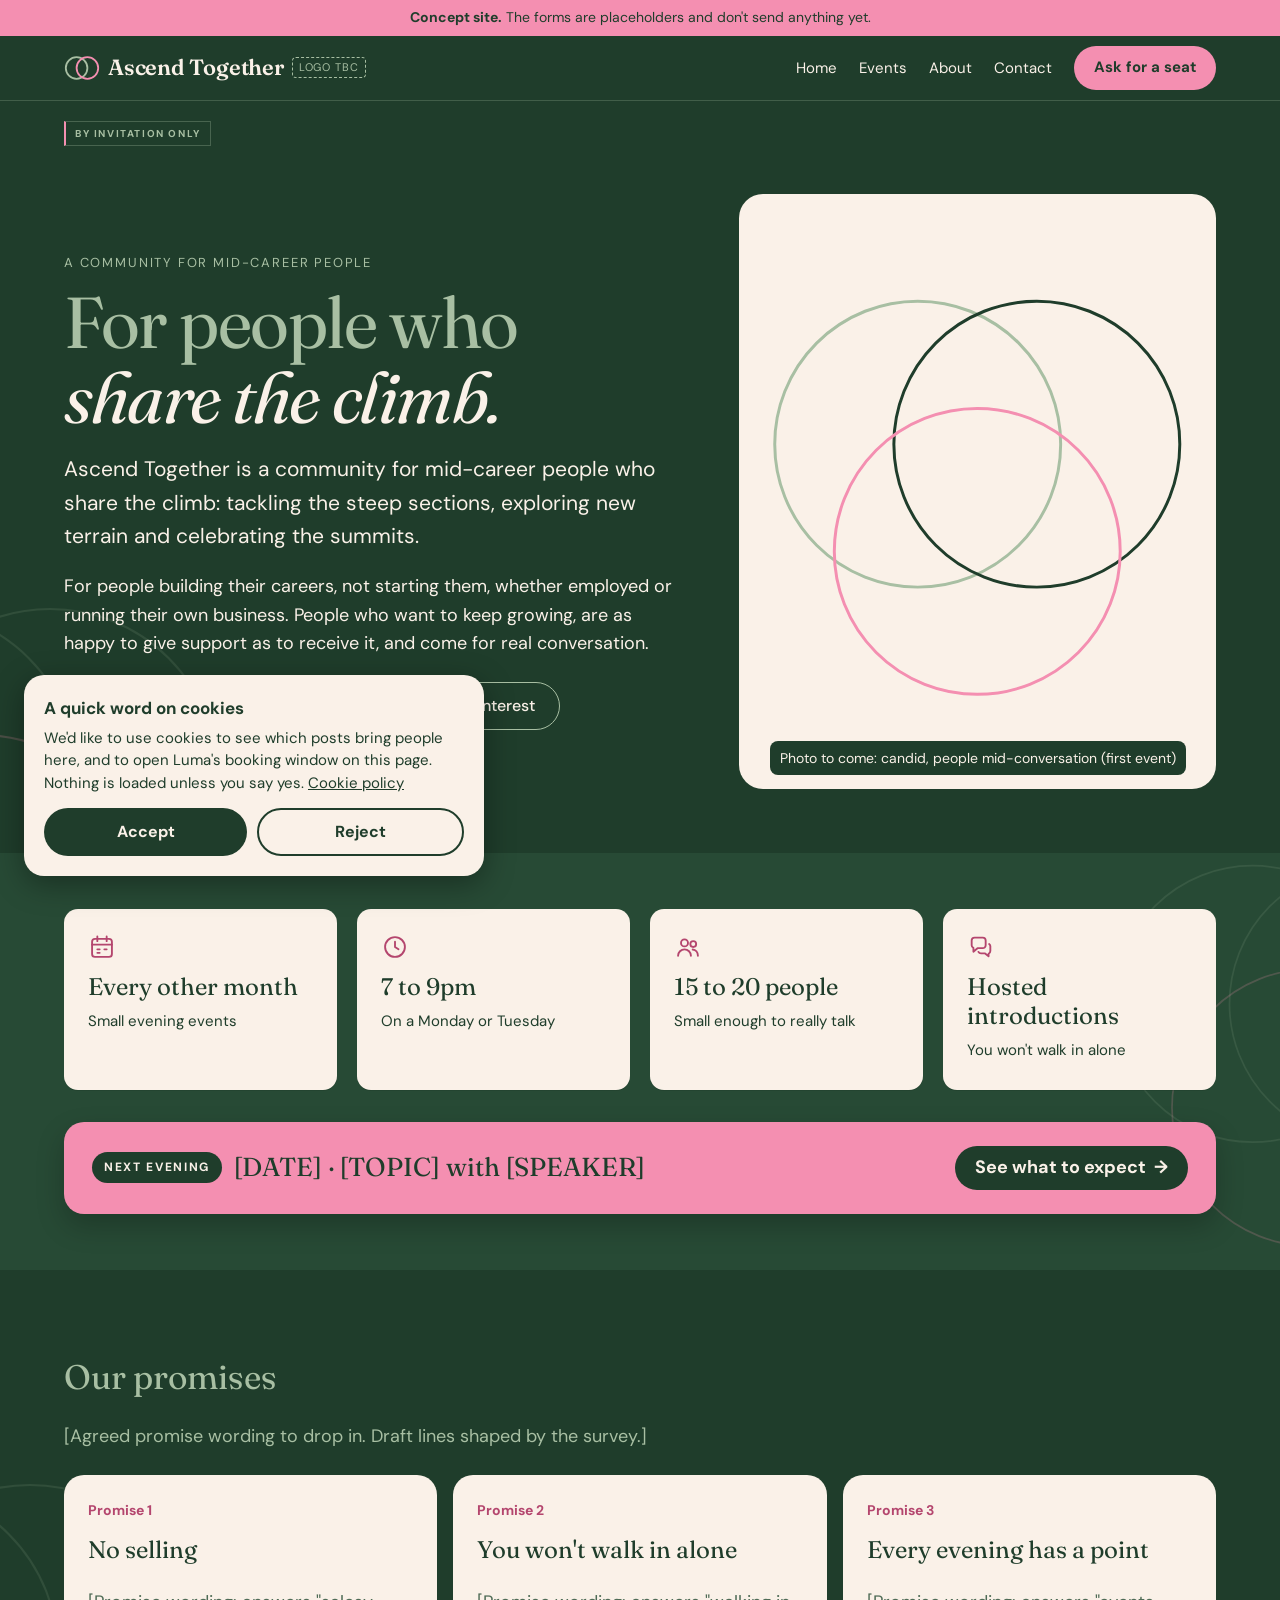
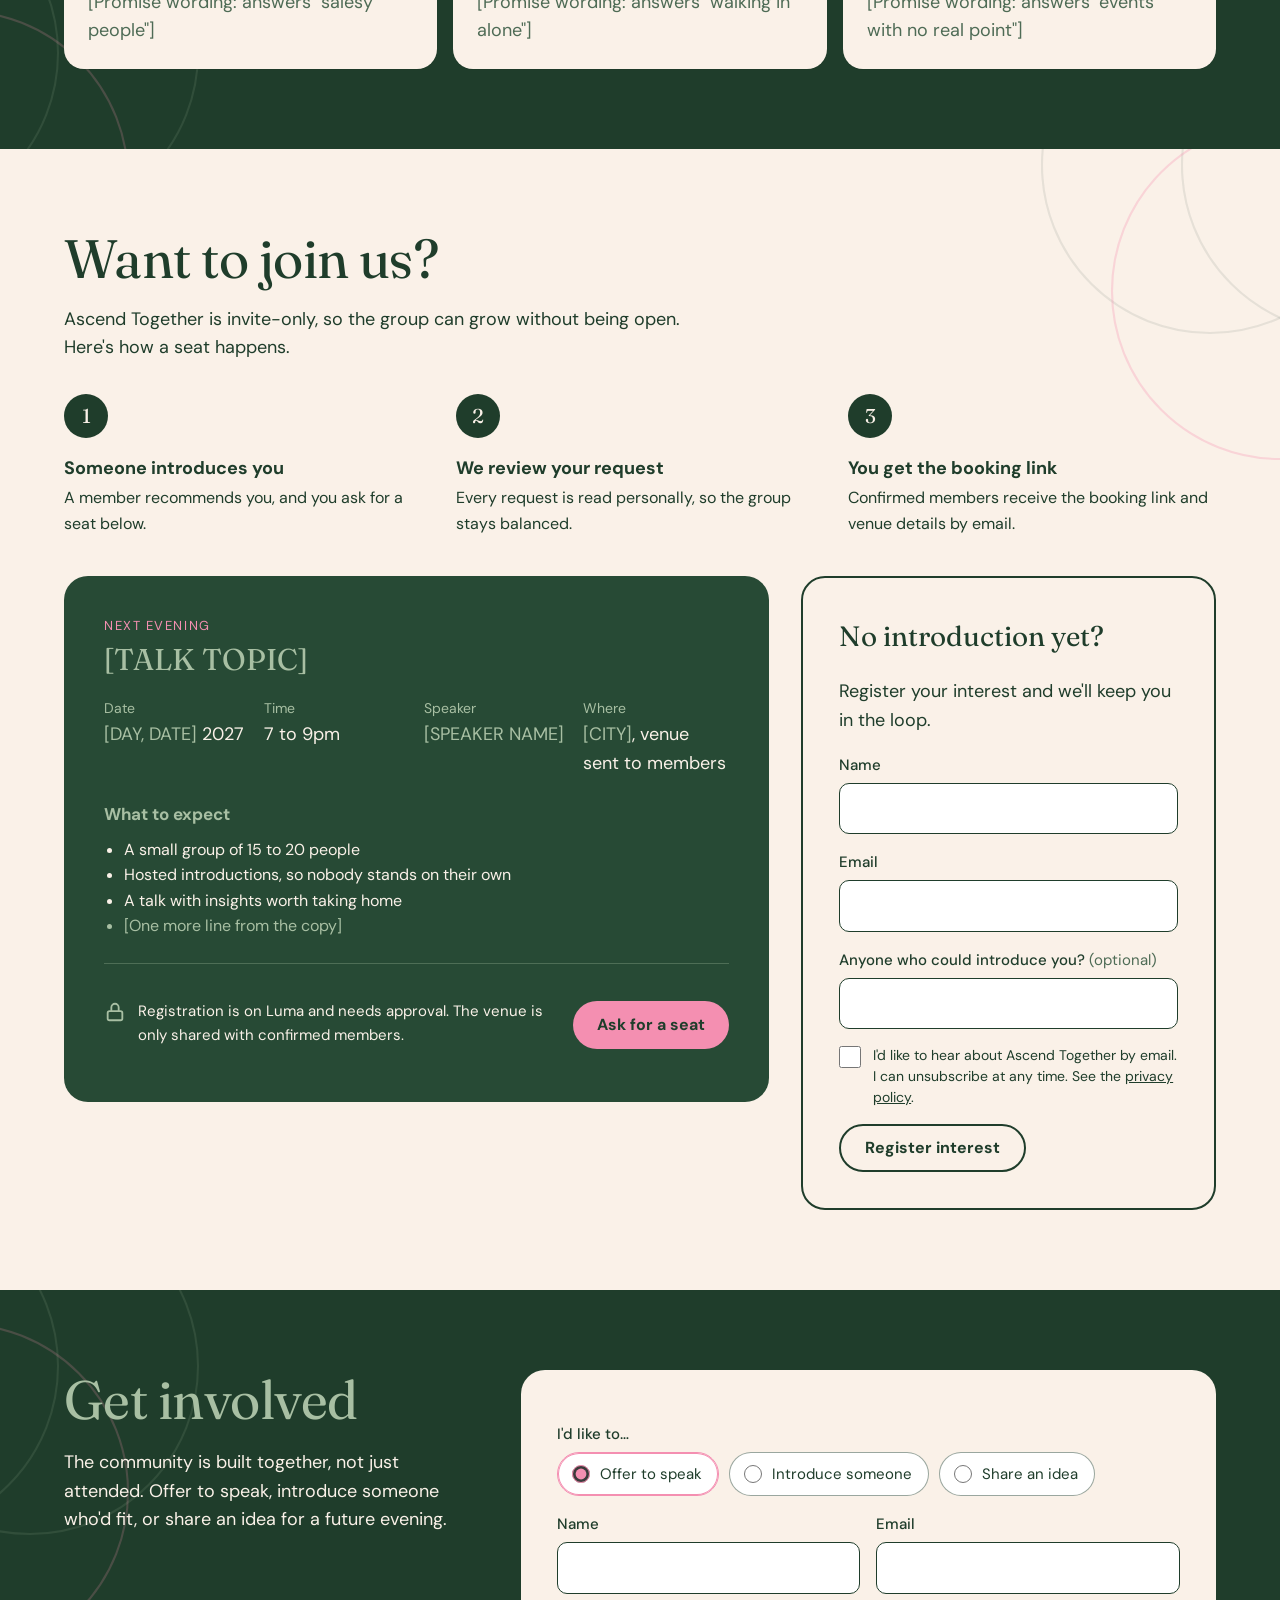
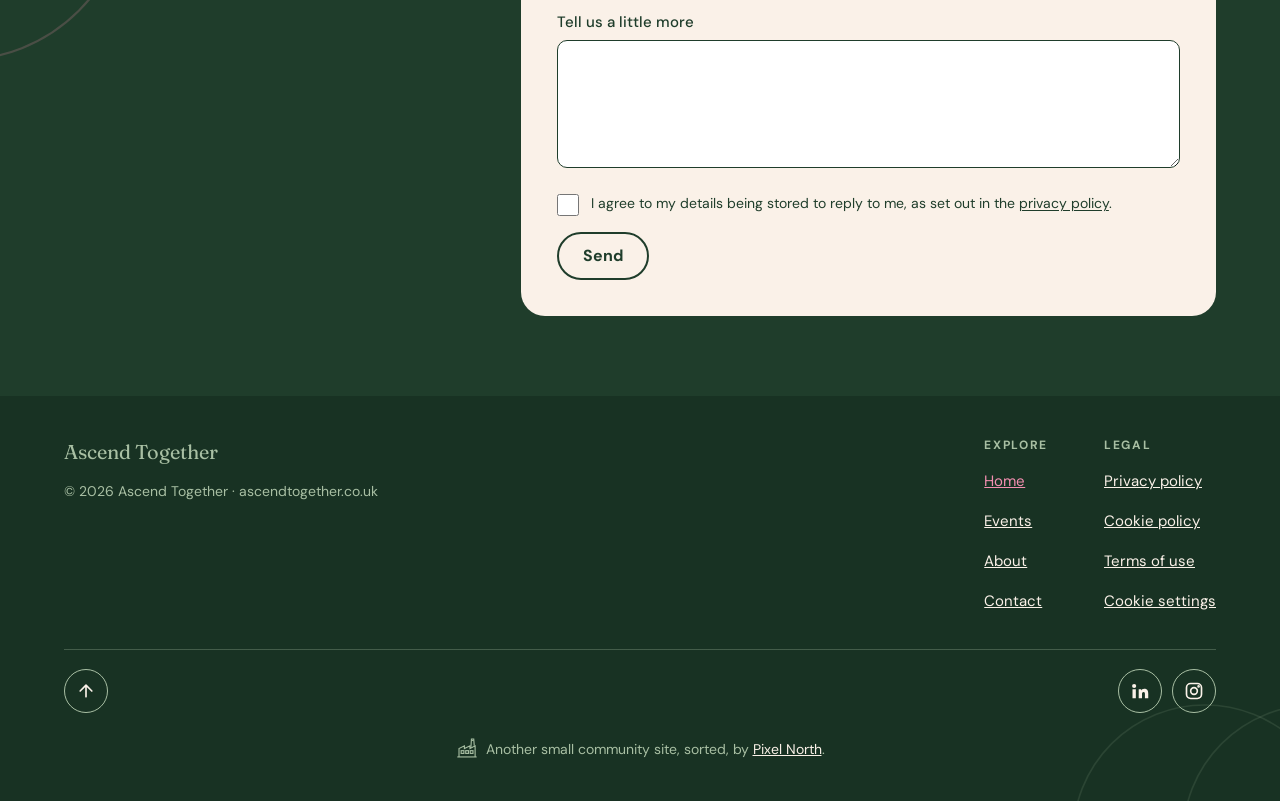
<file: index.html>
<!doctype html>
<html lang="en-GB">
<head>
<meta charset="utf-8">
<meta name="viewport" content="width=device-width, initial-scale=1, viewport-fit=cover">
<title>Ascend Together · A community for mid-career people</title>
<meta name="description" content="Ascend Together is an invite-only community for mid-career people who share the climb. Small evening events, every other month.">
<meta name="robots" content="noindex, nofollow">
<meta name="theme-color" content="#1F3D2B">
<meta property="og:type" content="website">
<meta property="og:site_name" content="Ascend Together">
<meta property="og:title" content="Ascend Together · A community for mid-career people">
<meta property="og:description" content="Ascend Together is an invite-only community for mid-career people who share the climb. Small evening events, every other month.">
<meta property="og:url" content="https://ascendtogether.pixel-north.co.uk/">
<meta property="og:image" content="https://ascendtogether.pixel-north.co.uk/assets/img/og-image.png">
<meta property="og:image:width" content="1200">
<meta property="og:image:height" content="630">
<meta property="og:image:alt" content="Ascend Together: for people who share the climb. Three overlapping hoops on cream.">
<meta name="twitter:card" content="summary_large_image">
<meta name="twitter:image" content="https://ascendtogether.pixel-north.co.uk/assets/img/og-image.png">
<link rel="icon" href="/assets/img/favicon.svg" type="image/svg+xml">
<link rel="preconnect" href="https://fonts.googleapis.com">
<link rel="preconnect" href="https://fonts.gstatic.com" crossorigin>
<link href="https://fonts.googleapis.com/css2?family=Fraunces:ital,opsz,wght@0,9..144,400;0,9..144,600;1,9..144,400&amp;family=DM+Sans:wght@400;500;700&amp;display=swap" rel="stylesheet">
<link rel="stylesheet" href="/assets/css/site.css">
<script src="/assets/js/site.js" defer></script>
</head>
<body>
<a class="skip-link" href="#main">Skip to content</a>

<div class="concept-bar" role="note"><strong>Concept site.</strong> The forms are placeholders and don't send anything yet.</div>

<header class="site-header">
  <div class="wrap header-inner">
    <div class="brand-wrap">
      <a class="brand" href="/" aria-label="Ascend Together, home">
      <svg width="36" height="26" viewBox="0 0 40 28" aria-hidden="true"><circle cx="14" cy="14" r="12" fill="none" stroke="#A8BFA3" stroke-width="2"/><circle cx="26" cy="14" r="12" fill="none" stroke="#F48FB1" stroke-width="2"/></svg>
      <span class="brand-name">Ascend Together</span>
      <span class="badge-tbc">Logo TBC</span>
    </a>
    </div>
    <button class="menu-toggle" type="button" aria-expanded="false" aria-controls="site-nav" aria-label="Open menu">
      <svg class="icon-open" width="20" height="20" viewBox="0 0 24 24" fill="none" stroke="currentColor" stroke-width="2" stroke-linecap="round" aria-hidden="true"><path d="M4 7h16M4 12h16M4 17h16"/></svg>
      <svg class="icon-close" width="20" height="20" viewBox="0 0 24 24" fill="none" stroke="currentColor" stroke-width="2" stroke-linecap="round" aria-hidden="true"><path d="M6 6l12 12M18 6 6 18"/></svg>
    </button>
    <nav class="site-nav" id="site-nav" aria-label="Sections">
      <ul>
        <li><a href="/">Home</a></li>
        <li><a href="/events">Events</a></li>
        <li><a href="/about">About</a></li>
        <li><a href="/contact">Contact</a></li>
        <li class="nav-cta"><a class="btn btn-block" href="/#seat">Ask for a seat</a></li>
      </ul>
    </nav>
  </div>
</header>

<div class="wrap seal-row"><span class="seal">By invitation only</span></div>

<main id="main">

<!-- Home -->
<section id="home" class="hero">
  <div class="wrap">
    <div class="hero-grid">
      <div>
        <p class="eyebrow">A community for mid-career people</p>
        <h1>For people who <em>share the climb.</em></h1>
        <p class="hero-intro">Ascend Together is a community for mid-career people who share the climb: tackling the steep sections, exploring new terrain and celebrating the summits.</p>
        <p>For people building their careers, not starting them, whether employed or running their own business. People who want to keep growing, are as happy to give support as to receive it, and come for real conversation.</p>
        <div class="hero-actions">
          <a class="btn" href="/#seat">Ask for a seat</a>
          <a class="btn-ghost" href="/#interest">No introduction yet? Register interest</a>
        </div>
      </div>
      <div class="photo-frame" role="img" aria-label="Photo placeholder: candid shot of members mid-conversation">
        <svg viewBox="0 0 400 500" preserveAspectRatio="xMidYMid slice" aria-hidden="true"><circle cx="150" cy="210" r="120" fill="none" stroke="#A8BFA3" stroke-width="2.5"/><circle cx="250" cy="210" r="120" fill="none" stroke="#1F3D2B" stroke-width="2.5"/><circle cx="200" cy="300" r="120" fill="none" stroke="#F48FB1" stroke-width="2.5"/></svg>
        <p class="caption">Photo to come: candid, people mid-conversation (first event)</p>
      </div>
    </div>

  </div>
</section>

<!-- At a glance -->
<section class="facts-section" aria-label="At a glance">
  <div class="wrap">
    <ul class="facts">
      <li><svg class="fact-icon" viewBox="0 0 24 24" width="28" height="28" fill="none" stroke="currentColor" stroke-width="1.6" stroke-linecap="round" stroke-linejoin="round" aria-hidden="true" focusable="false"><rect x="3.5" y="5" width="17" height="15.5" rx="2.5"/><path d="M3.5 10h17M8 3v4M16 3v4"/><path d="M8 14h2M14 14h2M8 17h2"/></svg><strong>Every other month</strong><span>Small evening events</span></li>
      <li><svg class="fact-icon" viewBox="0 0 24 24" width="28" height="28" fill="none" stroke="currentColor" stroke-width="1.6" stroke-linecap="round" stroke-linejoin="round" aria-hidden="true" focusable="false"><circle cx="12" cy="12" r="8.5"/><path d="M12 7.5V12l3 2"/></svg><strong>7 to 9pm</strong><span>On a Monday or Tuesday</span></li>
      <li><svg class="fact-icon" viewBox="0 0 24 24" width="28" height="28" fill="none" stroke="currentColor" stroke-width="1.6" stroke-linecap="round" stroke-linejoin="round" aria-hidden="true" focusable="false"><circle cx="9" cy="8.5" r="3"/><path d="M3.5 19.5c0-3 2.5-5.5 5.5-5.5s5.5 2.5 5.5 5.5"/><circle cx="16.5" cy="9.5" r="2.5"/><path d="M16 14.1c2.6.2 4.5 2.5 4.5 5.4"/></svg><strong>15 to 20 people</strong><span>Small enough to really talk</span></li>
      <li><svg class="fact-icon" viewBox="0 0 24 24" width="28" height="28" fill="none" stroke="currentColor" stroke-width="1.6" stroke-linecap="round" stroke-linejoin="round" aria-hidden="true" focusable="false"><path d="M4 6.5A2.5 2.5 0 0 1 6.5 4h7A2.5 2.5 0 0 1 16 6.5v4a2.5 2.5 0 0 1-2.5 2.5H9l-3.5 3v-3.2A2.5 2.5 0 0 1 4 10.5z"/><path d="M19 9.5a2 2 0 0 1 1 1.7v4.3a2.5 2.5 0 0 1-1.5 2.3V20l-3-2.5H12a2.5 2.5 0 0 1-2.2-1.3"/></svg><strong>Hosted introductions</strong><span>You won't walk in alone</span></li>
    </ul>

    <a class="next-teaser" href="/events">
      <span class="label">Next evening</span>
      <span class="title">[DATE] · [TOPIC] with [SPEAKER]</span>
      <span class="more">See what to expect <span aria-hidden="true">→</span></span>
    </a>
  </div>
</section>

<!-- Our promises -->
<section id="promises" class="section promises">
  <div class="wrap">
      <h2>Our promises</h2>
      <p class="tbc">[Agreed promise wording to drop in. Draft lines shaped by the survey.]</p>
      <div class="promise-grid">
        <article class="card">
          <p class="kicker">Promise 1</p>
          <h3>No selling</h3>
          <p class="tbc">[Promise wording: answers "salesy people"]</p>
        </article>
        <article class="card">
          <p class="kicker">Promise 2</p>
          <h3>You won't walk in alone</h3>
          <p class="tbc">[Promise wording: answers "walking in alone"]</p>
        </article>
        <article class="card">
          <p class="kicker">Promise 3</p>
          <h3>Every evening has a point</h3>
          <p class="tbc">[Promise wording: answers "events with no real point"]</p>
        </article>
      </div>
  </div>
</section>

<!-- Want to join us -->
<section id="join" class="section on-cream">
  <div class="wrap">
    <h2 class="section-title">Want to join us?</h2>
    <p class="lede">Ascend Together is invite-only, so the group can grow without being open. Here's how a seat happens.</p>

    <ol class="steps">
      <li><span class="step-num" aria-hidden="true">1</span><div><h3>Someone introduces you</h3><p>A member recommends you, and you ask for a seat below.</p></div></li>
      <li><span class="step-num" aria-hidden="true">2</span><div><h3>We review your request</h3><p>Every request is read personally, so the group stays balanced.</p></div></li>
      <li><span class="step-num" aria-hidden="true">3</span><div><h3>You get the booking link</h3><p>Confirmed members receive the booking link and venue details by email.</p></div></li>
    </ol>

    <div class="forms-grid">
      <!--
        Luma registration embed for evt-ZYcuPyDKiRFHqgM. site.js inserts the iframe once the
        visitor accepts cookies, or when they press "Show the booking form".
      -->
      <article id="seat" class="event-card seat-card" aria-labelledby="seat-title">
        <p class="label">Next evening</p>
        <h3 id="seat-title" class="tbc">[TALK TOPIC]</h3>
        <dl class="event-meta">
          <div><dt>Date</dt><dd><span class="tbc">[DAY, DATE]</span> 2027</dd></div>
          <div><dt>Time</dt><dd>7 to 9pm</dd></div>
          <div><dt>Speaker</dt><dd class="tbc">[SPEAKER NAME]</dd></div>
          <div><dt>Where</dt><dd><span class="tbc">[CITY]</span>, venue sent to members</dd></div>
        </dl>
        <h4>What to expect</h4>
        <ul>
          <li>A small group of 15 to 20 people</li>
          <li>Hosted introductions, so nobody stands on their own</li>
          <li>A talk with insights worth taking home</li>
          <li class="tbc">[One more line from the copy]</li>
        </ul>
        <div class="event-book">
          <p class="lock">
            <svg width="22" height="22" viewBox="0 0 24 24" fill="none" stroke="#A8BFA3" stroke-width="2" stroke-linecap="round" stroke-linejoin="round" aria-hidden="true"><rect x="4" y="11" width="16" height="10" rx="2"/><path d="M8 11V7a4 4 0 0 1 8 0v4"/></svg>
            <span>Registration is on Luma and needs approval. The venue is only shared with confirmed members.</span>
          </p>
          <!--
            Luma registration button. Without the Luma script it is a plain link to the event page.
            site.js loads embed.lu.ma/checkout-button.js only after the visitor accepts cookies,
            which turns the link into Luma's in-page registration window.
          -->
          <a class="btn luma-checkout--button" href="https://luma.com/event/evt-ZYcuPyDKiRFHqgM" data-luma-action="checkout" data-luma-event-id="evt-ZYcuPyDKiRFHqgM" target="_blank" rel="noopener">Ask for a seat</a>
        </div>
      </article>

      <form id="interest" class="form-card form-card--line js-placeholder-form" aria-labelledby="interest-title" novalidate>
        <h3 id="interest-title">No introduction yet?</h3>
        <p>Register your interest and we'll keep you in the loop.</p>
        <div class="form-grid">
          <div class="field"><label for="i-name">Name</label><input class="input" id="i-name" name="name" type="text" autocomplete="name" required></div>
          <div class="field"><label for="i-email">Email</label><input class="input" id="i-email" name="email" type="email" autocomplete="email" required></div>
          <div class="field"><label for="i-rec">Anyone who could introduce you? <span class="hint">(optional)</span></label><input class="input" id="i-rec" name="possible_introducer" type="text"></div>
          <label class="check"><input type="checkbox" name="marketing_consent" required><span>I'd like to hear about Ascend Together by email. I can unsubscribe at any time. See the <a href="/privacy">privacy policy</a>.</span></label>
          <div class="form-foot"><button class="btn-outline" type="submit">Register interest</button></div>
        </div>
        <p class="form-note" role="status" hidden data-thanks="Thanks, {name}. You're on the list. (Concept only: nothing was sent.)"></p>
      </form>
    </div>
  </div>
</section>

<!-- Get involved -->
<section id="involved" class="section">
  <div class="wrap split">
    <div>
      <h2 class="section-title">Get involved</h2>
      <p>The community is built together, not just attended. Offer to speak, introduce someone who'd fit, or share an idea for a future evening.</p>
    </div>
    <form class="form-card form-card--cream js-placeholder-form" aria-label="Get involved" novalidate>
      <div class="form-grid form-grid--2">
        <fieldset class="field full" style="border:0;margin:0;padding:0;">
          <legend>I'd like to…</legend>
          <div class="chips">
            <label class="chip"><input type="radio" name="involvement" value="speak" checked>Offer to speak</label>
            <label class="chip"><input type="radio" name="involvement" value="introduce">Introduce someone</label>
            <label class="chip"><input type="radio" name="involvement" value="idea">Share an idea</label>
          </div>
        </fieldset>
        <div class="field"><label for="g-name">Name</label><input class="input" id="g-name" name="name" type="text" autocomplete="name" required></div>
        <div class="field"><label for="g-email">Email</label><input class="input" id="g-email" name="email" type="email" autocomplete="email" required></div>
        <div class="field full"><label for="g-msg">Tell us a little more</label><textarea class="input" id="g-msg" name="message" rows="4"></textarea></div>
        <label class="check full"><input type="checkbox" name="consent" required><span>I agree to my details being stored to reply to me, as set out in the <a href="/privacy">privacy policy</a>.</span></label>
        <div class="form-foot full"><button class="btn-outline" type="submit">Send</button></div>
      </div>
      <p class="form-note" role="status" hidden data-thanks="Thanks, {name}. We'll get back to you. (Concept only: nothing was sent.)"></p>
    </form>
  </div>
</section>

</main>

<footer class="site-footer">
  <div class="wrap footer-inner">
    <div class="footer-main">
      <span class="footer-brand">Ascend Together</span>
      <p class="footer-meta">© <span class="js-year">2026</span> Ascend Together · ascendtogether.co.uk</p>
    </div>
    <div class="footer-links">
      <nav class="footer-col" aria-labelledby="footer-explore">
        <h2 class="footer-heading" id="footer-explore">Explore</h2>
        <ul>
          <li><a href="/" aria-current="page">Home</a></li>
          <li><a href="/events">Events</a></li>
          <li><a href="/about">About</a></li>
          <li><a href="/contact">Contact</a></li>
        </ul>
      </nav>
      <nav class="footer-col footer-legal" aria-labelledby="footer-legal">
        <h2 class="footer-heading" id="footer-legal">Legal</h2>
        <ul>
          <li><a href="/privacy">Privacy policy</a></li>
          <li><a href="/cookies">Cookie policy</a></li>
          <li><a href="/terms">Terms of use</a></li>
          <li><button type="button" class="js-cookie-settings">Cookie settings</button></li>
        </ul>
      </nav>
    </div>
  </div>
  <div class="wrap footer-bottom">
    <a class="to-top" href="#" aria-label="Back to top"><svg viewBox="0 0 24 24" width="20" height="20" fill="none" stroke="currentColor" stroke-width="2" stroke-linecap="round" stroke-linejoin="round" aria-hidden="true"><path d="M12 19V5M5 12l7-7 7 7"/></svg></a>
    <p class="credit"><svg class="factory" width="22" height="22" viewBox="0 0 512 512" fill="none" stroke="currentColor" stroke-width="26" aria-hidden="true"><path d="M30 464H480"/><path d="M70 464V268L195 205V268L325 205V268L445 205V464"/><path d="M347 250L359 45H413L425 205"/><path d="M362 78H410"/><rect x="120" y="318" width="64" height="64"/><rect x="226" y="318" width="64" height="64"/><rect x="331" y="318" width="64" height="64"/></svg><span>Another small community site, sorted, by <a href="https://pixel-north.co.uk/" target="_blank" rel="noopener">Pixel North</a>.</span></p>
    <!-- Social links TBC: replace each href="#" with the real profile URL. -->
    <div class="social">
      <a href="#" aria-label="Ascend Together on LinkedIn (link to come)"><svg viewBox="0 0 24 24" width="20" height="20" fill="currentColor" aria-hidden="true"><path d="M4.98 3.5a2.5 2.5 0 1 1 0 5 2.5 2.5 0 0 1 0-5zM3 9.75h4v11H3v-11zm6.5 0h3.8v1.5h.06c.53-1 1.83-2.06 3.77-2.06 4.03 0 4.77 2.65 4.77 6.1v5.46h-4v-4.84c0-1.16-.02-2.65-1.61-2.65-1.62 0-1.86 1.26-1.86 2.56v4.93h-4v-11z"/></svg></a>
      <a href="#" aria-label="Ascend Together on Instagram (link to come)"><svg viewBox="0 0 24 24" width="20" height="20" fill="none" stroke="currentColor" stroke-width="2" stroke-linecap="round" stroke-linejoin="round" aria-hidden="true"><rect x="3" y="3" width="18" height="18" rx="5"/><circle cx="12" cy="12" r="4"/><circle cx="17.5" cy="6.5" r="0.6" fill="currentColor"/></svg></a>
    </div>
  </div>
</footer>

<div class="cookie-banner" id="cookie-banner" role="dialog" aria-labelledby="cookie-title" aria-describedby="cookie-desc" hidden>
  <h2 id="cookie-title">A quick word on cookies</h2>
  <p id="cookie-desc">We'd like to use cookies to see which posts bring people here, and to open Luma's booking window on this page. Nothing is loaded unless you say yes. <a href="/cookies">Cookie policy</a></p>
  <div class="cookie-actions">
    <button type="button" class="btn btn-dark" data-consent="accepted">Accept</button>
    <button type="button" class="btn-outline" data-consent="rejected">Reject</button>
  </div>
</div>

</body>
</html>
</file>
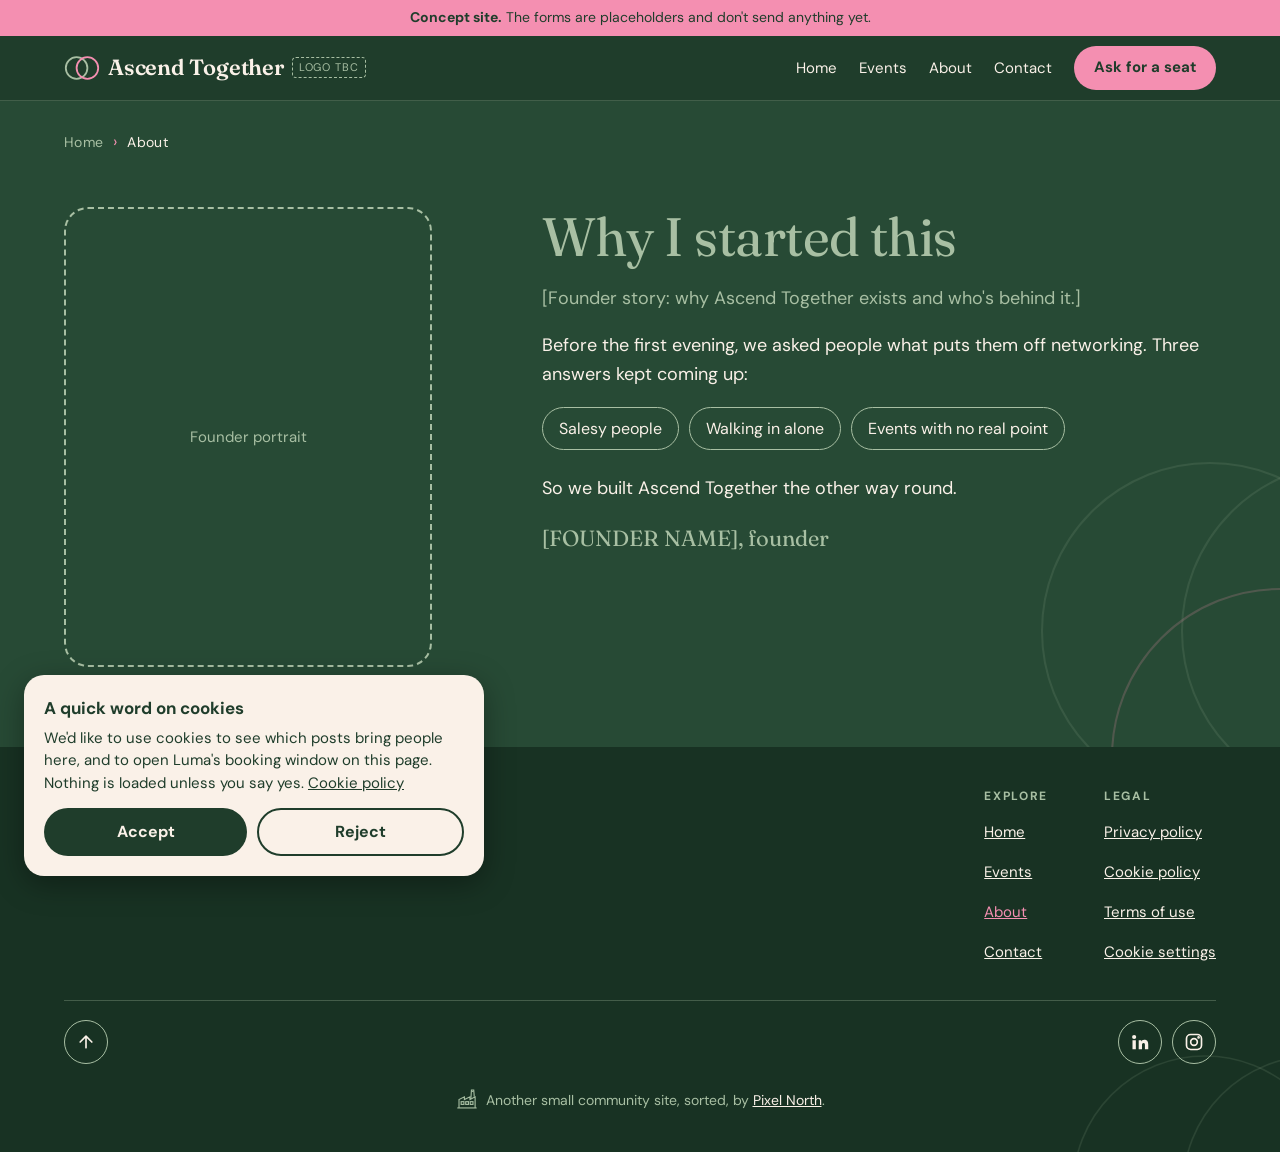
<file: about.html>
<!doctype html>
<html lang="en-GB">
<head>
<meta charset="utf-8">
<meta name="viewport" content="width=device-width, initial-scale=1, viewport-fit=cover">
<title>Why I started this · Ascend Together</title>
<meta name="description" content="Why Ascend Together exists and who is behind it.">
<meta name="robots" content="noindex, nofollow">
<meta name="theme-color" content="#1F3D2B">
<meta property="og:type" content="website">
<meta property="og:site_name" content="Ascend Together">
<meta property="og:title" content="Why I started this · Ascend Together">
<meta property="og:description" content="Why Ascend Together exists and who is behind it.">
<meta property="og:url" content="https://ascendtogether.pixel-north.co.uk/about">
<meta property="og:image" content="https://ascendtogether.pixel-north.co.uk/assets/img/og-image.png">
<meta property="og:image:width" content="1200">
<meta property="og:image:height" content="630">
<meta property="og:image:alt" content="Ascend Together: for people who share the climb. Three overlapping hoops on cream.">
<meta name="twitter:card" content="summary_large_image">
<meta name="twitter:image" content="https://ascendtogether.pixel-north.co.uk/assets/img/og-image.png">
<link rel="icon" href="/assets/img/favicon.svg" type="image/svg+xml">
<link rel="preconnect" href="https://fonts.googleapis.com">
<link rel="preconnect" href="https://fonts.gstatic.com" crossorigin>
<link href="https://fonts.googleapis.com/css2?family=Fraunces:ital,opsz,wght@0,9..144,400;0,9..144,600;1,9..144,400&amp;family=DM+Sans:wght@400;500;700&amp;display=swap" rel="stylesheet">
<link rel="stylesheet" href="/assets/css/site.css">
<script src="/assets/js/site.js" defer></script>
</head>
<body>
<a class="skip-link" href="#main">Skip to content</a>

<div class="concept-bar" role="note"><strong>Concept site.</strong> The forms are placeholders and don't send anything yet.</div>

<header class="site-header">
  <div class="wrap header-inner">
    <div class="brand-wrap">
      <a class="brand" href="/" aria-label="Ascend Together, home">
      <svg width="36" height="26" viewBox="0 0 40 28" aria-hidden="true"><circle cx="14" cy="14" r="12" fill="none" stroke="#A8BFA3" stroke-width="2"/><circle cx="26" cy="14" r="12" fill="none" stroke="#F48FB1" stroke-width="2"/></svg>
      <span class="brand-name">Ascend Together</span>
      <span class="badge-tbc">Logo TBC</span>
    </a>
    </div>
    <button class="menu-toggle" type="button" aria-expanded="false" aria-controls="site-nav" aria-label="Open menu">
      <svg class="icon-open" width="20" height="20" viewBox="0 0 24 24" fill="none" stroke="currentColor" stroke-width="2" stroke-linecap="round" aria-hidden="true"><path d="M4 7h16M4 12h16M4 17h16"/></svg>
      <svg class="icon-close" width="20" height="20" viewBox="0 0 24 24" fill="none" stroke="currentColor" stroke-width="2" stroke-linecap="round" aria-hidden="true"><path d="M6 6l12 12M18 6 6 18"/></svg>
    </button>
    <nav class="site-nav" id="site-nav" aria-label="Sections">
      <ul>
        <li><a href="/">Home</a></li>
        <li><a href="/events">Events</a></li>
        <li><a href="/about" aria-current="page">About</a></li>
        <li><a href="/contact">Contact</a></li>
        <li class="nav-cta"><a class="btn btn-block" href="/#seat">Ask for a seat</a></li>
      </ul>
    </nav>
  </div>
</header>

<nav class="breadcrumbs on-mid" aria-label="Breadcrumb">
  <ol class="wrap">
    <li><a href="/">Home</a></li>
    <li><span aria-current="page">About</span></li>
  </ol>
</nav>

<main id="main">

<!-- About -->
<section id="about" class="section on-mid">
  <div class="wrap about-grid">
    <div class="placeholder-box" role="img" aria-label="Founder portrait placeholder">Founder portrait</div>
    <div>
      <h1 class="section-title">Why I started this</h1>
      <p class="tbc">[Founder story: why Ascend Together exists and who's behind it.]</p>
      <p>Before the first evening, we asked people what puts them off networking. Three answers kept coming up:</p>
      <ul class="pills">
        <li>Salesy people</li>
        <li>Walking in alone</li>
        <li>Events with no real point</li>
      </ul>
      <p>So we built Ascend Together the other way round.</p>
      <p class="signoff"><span class="tbc">[FOUNDER NAME]</span>, founder</p>
    </div>
  </div>
</section>

</main>

<footer class="site-footer">
  <div class="wrap footer-inner">
    <div class="footer-main">
      <span class="footer-brand">Ascend Together</span>
      <p class="footer-meta">© <span class="js-year">2026</span> Ascend Together · ascendtogether.co.uk</p>
    </div>
    <div class="footer-links">
      <nav class="footer-col" aria-labelledby="footer-explore">
        <h2 class="footer-heading" id="footer-explore">Explore</h2>
        <ul>
          <li><a href="/">Home</a></li>
          <li><a href="/events">Events</a></li>
          <li><a href="/about" aria-current="page">About</a></li>
          <li><a href="/contact">Contact</a></li>
        </ul>
      </nav>
      <nav class="footer-col footer-legal" aria-labelledby="footer-legal">
        <h2 class="footer-heading" id="footer-legal">Legal</h2>
        <ul>
          <li><a href="/privacy">Privacy policy</a></li>
          <li><a href="/cookies">Cookie policy</a></li>
          <li><a href="/terms">Terms of use</a></li>
          <li><button type="button" class="js-cookie-settings">Cookie settings</button></li>
        </ul>
      </nav>
    </div>
  </div>
  <div class="wrap footer-bottom">
    <a class="to-top" href="#" aria-label="Back to top"><svg viewBox="0 0 24 24" width="20" height="20" fill="none" stroke="currentColor" stroke-width="2" stroke-linecap="round" stroke-linejoin="round" aria-hidden="true"><path d="M12 19V5M5 12l7-7 7 7"/></svg></a>
    <p class="credit"><svg class="factory" width="22" height="22" viewBox="0 0 512 512" fill="none" stroke="currentColor" stroke-width="26" aria-hidden="true"><path d="M30 464H480"/><path d="M70 464V268L195 205V268L325 205V268L445 205V464"/><path d="M347 250L359 45H413L425 205"/><path d="M362 78H410"/><rect x="120" y="318" width="64" height="64"/><rect x="226" y="318" width="64" height="64"/><rect x="331" y="318" width="64" height="64"/></svg><span>Another small community site, sorted, by <a href="https://pixel-north.co.uk/" target="_blank" rel="noopener">Pixel North</a>.</span></p>
    <!-- Social links TBC: replace each href="#" with the real profile URL. -->
    <div class="social">
      <a href="#" aria-label="Ascend Together on LinkedIn (link to come)"><svg viewBox="0 0 24 24" width="20" height="20" fill="currentColor" aria-hidden="true"><path d="M4.98 3.5a2.5 2.5 0 1 1 0 5 2.5 2.5 0 0 1 0-5zM3 9.75h4v11H3v-11zm6.5 0h3.8v1.5h.06c.53-1 1.83-2.06 3.77-2.06 4.03 0 4.77 2.65 4.77 6.1v5.46h-4v-4.84c0-1.16-.02-2.65-1.61-2.65-1.62 0-1.86 1.26-1.86 2.56v4.93h-4v-11z"/></svg></a>
      <a href="#" aria-label="Ascend Together on Instagram (link to come)"><svg viewBox="0 0 24 24" width="20" height="20" fill="none" stroke="currentColor" stroke-width="2" stroke-linecap="round" stroke-linejoin="round" aria-hidden="true"><rect x="3" y="3" width="18" height="18" rx="5"/><circle cx="12" cy="12" r="4"/><circle cx="17.5" cy="6.5" r="0.6" fill="currentColor"/></svg></a>
    </div>
  </div>
</footer>

<div class="cookie-banner" id="cookie-banner" role="dialog" aria-labelledby="cookie-title" aria-describedby="cookie-desc" hidden>
  <h2 id="cookie-title">A quick word on cookies</h2>
  <p id="cookie-desc">We'd like to use cookies to see which posts bring people here, and to open Luma's booking window on this page. Nothing is loaded unless you say yes. <a href="/cookies">Cookie policy</a></p>
  <div class="cookie-actions">
    <button type="button" class="btn btn-dark" data-consent="accepted">Accept</button>
    <button type="button" class="btn-outline" data-consent="rejected">Reject</button>
  </div>
</div>

</body>
</html>
</file>
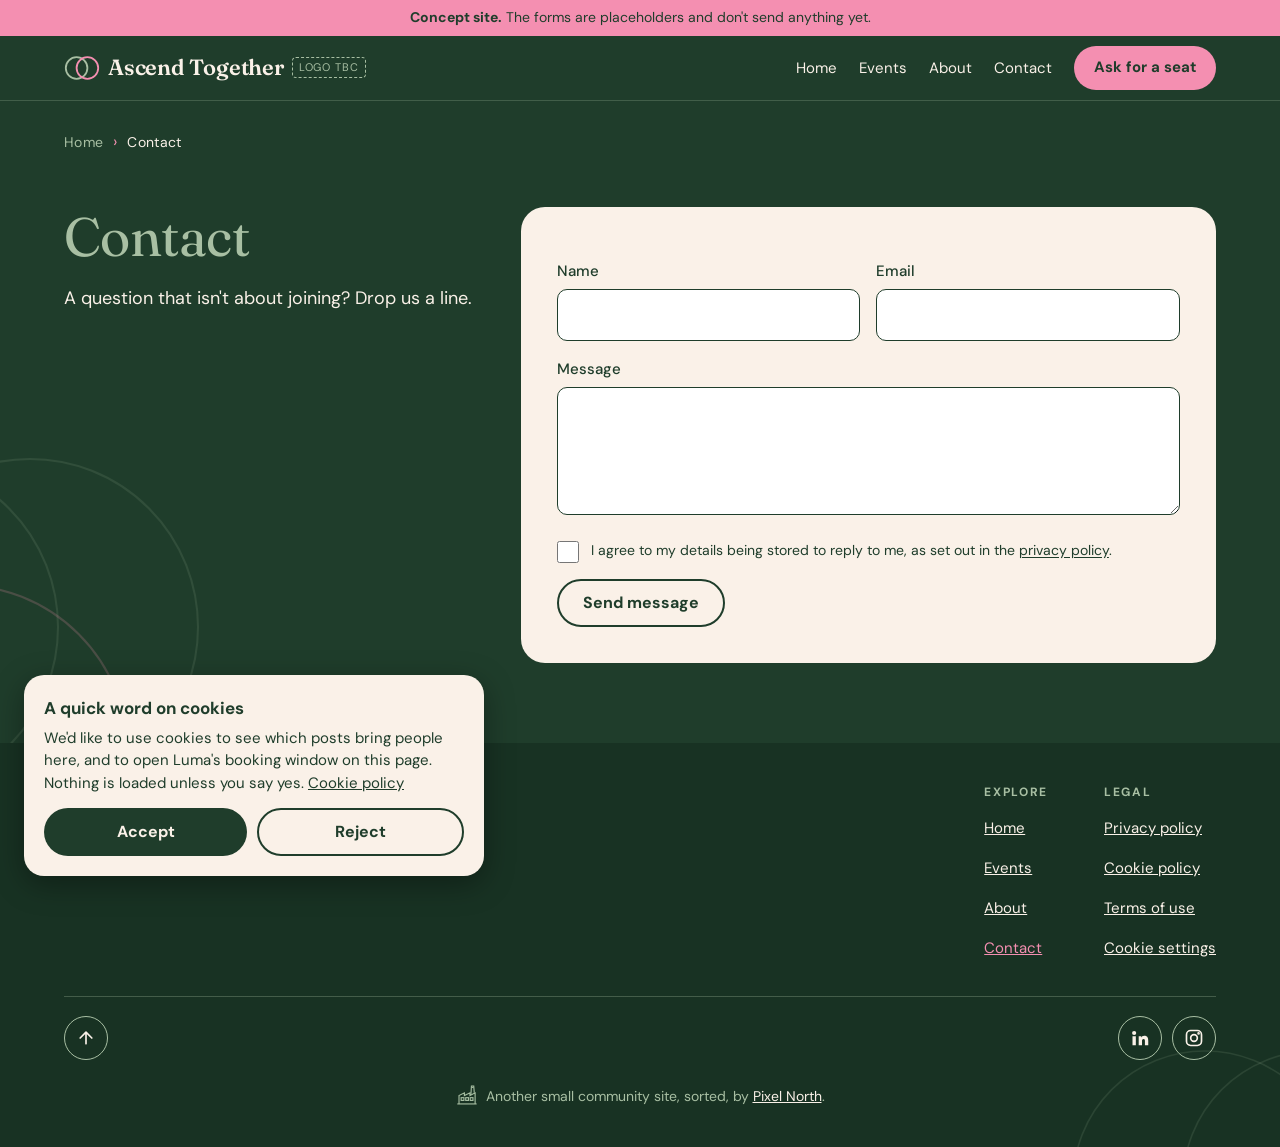
<file: contact.html>
<!doctype html>
<html lang="en-GB">
<head>
<meta charset="utf-8">
<meta name="viewport" content="width=device-width, initial-scale=1, viewport-fit=cover">
<title>Contact · Ascend Together</title>
<meta name="description" content="Get in touch with Ascend Together.">
<meta name="robots" content="noindex, nofollow">
<meta name="theme-color" content="#1F3D2B">
<meta property="og:type" content="website">
<meta property="og:site_name" content="Ascend Together">
<meta property="og:title" content="Contact · Ascend Together">
<meta property="og:description" content="Get in touch with Ascend Together.">
<meta property="og:url" content="https://ascendtogether.pixel-north.co.uk/contact">
<meta property="og:image" content="https://ascendtogether.pixel-north.co.uk/assets/img/og-image.png">
<meta property="og:image:width" content="1200">
<meta property="og:image:height" content="630">
<meta property="og:image:alt" content="Ascend Together: for people who share the climb. Three overlapping hoops on cream.">
<meta name="twitter:card" content="summary_large_image">
<meta name="twitter:image" content="https://ascendtogether.pixel-north.co.uk/assets/img/og-image.png">
<link rel="icon" href="/assets/img/favicon.svg" type="image/svg+xml">
<link rel="preconnect" href="https://fonts.googleapis.com">
<link rel="preconnect" href="https://fonts.gstatic.com" crossorigin>
<link href="https://fonts.googleapis.com/css2?family=Fraunces:ital,opsz,wght@0,9..144,400;0,9..144,600;1,9..144,400&amp;family=DM+Sans:wght@400;500;700&amp;display=swap" rel="stylesheet">
<link rel="stylesheet" href="/assets/css/site.css">
<script src="/assets/js/site.js" defer></script>
</head>
<body>
<a class="skip-link" href="#main">Skip to content</a>

<div class="concept-bar" role="note"><strong>Concept site.</strong> The forms are placeholders and don't send anything yet.</div>

<header class="site-header">
  <div class="wrap header-inner">
    <div class="brand-wrap">
      <a class="brand" href="/" aria-label="Ascend Together, home">
      <svg width="36" height="26" viewBox="0 0 40 28" aria-hidden="true"><circle cx="14" cy="14" r="12" fill="none" stroke="#A8BFA3" stroke-width="2"/><circle cx="26" cy="14" r="12" fill="none" stroke="#F48FB1" stroke-width="2"/></svg>
      <span class="brand-name">Ascend Together</span>
      <span class="badge-tbc">Logo TBC</span>
    </a>
    </div>
    <button class="menu-toggle" type="button" aria-expanded="false" aria-controls="site-nav" aria-label="Open menu">
      <svg class="icon-open" width="20" height="20" viewBox="0 0 24 24" fill="none" stroke="currentColor" stroke-width="2" stroke-linecap="round" aria-hidden="true"><path d="M4 7h16M4 12h16M4 17h16"/></svg>
      <svg class="icon-close" width="20" height="20" viewBox="0 0 24 24" fill="none" stroke="currentColor" stroke-width="2" stroke-linecap="round" aria-hidden="true"><path d="M6 6l12 12M18 6 6 18"/></svg>
    </button>
    <nav class="site-nav" id="site-nav" aria-label="Sections">
      <ul>
        <li><a href="/">Home</a></li>
        <li><a href="/events">Events</a></li>
        <li><a href="/about">About</a></li>
        <li><a href="/contact" aria-current="page">Contact</a></li>
        <li class="nav-cta"><a class="btn btn-block" href="/#seat">Ask for a seat</a></li>
      </ul>
    </nav>
  </div>
</header>

<nav class="breadcrumbs" aria-label="Breadcrumb">
  <ol class="wrap">
    <li><a href="/">Home</a></li>
    <li><span aria-current="page">Contact</span></li>
  </ol>
</nav>

<main id="main">

<!-- Contact -->
<section id="contact" class="section contact-section">
  <div class="wrap split">
    <div>
      <h1 class="section-title">Contact</h1>
      <p>A question that isn't about joining? Drop us a line.</p>
    </div>
    <form class="form-card form-card--cream js-placeholder-form" aria-label="Contact" novalidate>
      <div class="form-grid form-grid--2">
        <div class="field"><label for="c-name">Name</label><input class="input" id="c-name" name="name" type="text" autocomplete="name" required></div>
        <div class="field"><label for="c-email">Email</label><input class="input" id="c-email" name="email" type="email" autocomplete="email" required></div>
        <div class="field full"><label for="c-msg">Message</label><textarea class="input" id="c-msg" name="message" rows="4" required></textarea></div>
        <label class="check full"><input type="checkbox" name="consent" required><span>I agree to my details being stored to reply to me, as set out in the <a href="/privacy">privacy policy</a>.</span></label>
        <div class="form-foot full"><button class="btn-outline" type="submit">Send message</button></div>
      </div>
      <p class="form-note" role="status" hidden data-thanks="Thanks, {name}. We'll reply soon. (Concept only: nothing was sent.)"></p>
    </form>
  </div>
</section>

</main>

<footer class="site-footer">
  <div class="wrap footer-inner">
    <div class="footer-main">
      <span class="footer-brand">Ascend Together</span>
      <p class="footer-meta">© <span class="js-year">2026</span> Ascend Together · ascendtogether.co.uk</p>
    </div>
    <div class="footer-links">
      <nav class="footer-col" aria-labelledby="footer-explore">
        <h2 class="footer-heading" id="footer-explore">Explore</h2>
        <ul>
          <li><a href="/">Home</a></li>
          <li><a href="/events">Events</a></li>
          <li><a href="/about">About</a></li>
          <li><a href="/contact" aria-current="page">Contact</a></li>
        </ul>
      </nav>
      <nav class="footer-col footer-legal" aria-labelledby="footer-legal">
        <h2 class="footer-heading" id="footer-legal">Legal</h2>
        <ul>
          <li><a href="/privacy">Privacy policy</a></li>
          <li><a href="/cookies">Cookie policy</a></li>
          <li><a href="/terms">Terms of use</a></li>
          <li><button type="button" class="js-cookie-settings">Cookie settings</button></li>
        </ul>
      </nav>
    </div>
  </div>
  <div class="wrap footer-bottom">
    <a class="to-top" href="#" aria-label="Back to top"><svg viewBox="0 0 24 24" width="20" height="20" fill="none" stroke="currentColor" stroke-width="2" stroke-linecap="round" stroke-linejoin="round" aria-hidden="true"><path d="M12 19V5M5 12l7-7 7 7"/></svg></a>
    <p class="credit"><svg class="factory" width="22" height="22" viewBox="0 0 512 512" fill="none" stroke="currentColor" stroke-width="26" aria-hidden="true"><path d="M30 464H480"/><path d="M70 464V268L195 205V268L325 205V268L445 205V464"/><path d="M347 250L359 45H413L425 205"/><path d="M362 78H410"/><rect x="120" y="318" width="64" height="64"/><rect x="226" y="318" width="64" height="64"/><rect x="331" y="318" width="64" height="64"/></svg><span>Another small community site, sorted, by <a href="https://pixel-north.co.uk/" target="_blank" rel="noopener">Pixel North</a>.</span></p>
    <!-- Social links TBC: replace each href="#" with the real profile URL. -->
    <div class="social">
      <a href="#" aria-label="Ascend Together on LinkedIn (link to come)"><svg viewBox="0 0 24 24" width="20" height="20" fill="currentColor" aria-hidden="true"><path d="M4.98 3.5a2.5 2.5 0 1 1 0 5 2.5 2.5 0 0 1 0-5zM3 9.75h4v11H3v-11zm6.5 0h3.8v1.5h.06c.53-1 1.83-2.06 3.77-2.06 4.03 0 4.77 2.65 4.77 6.1v5.46h-4v-4.84c0-1.16-.02-2.65-1.61-2.65-1.62 0-1.86 1.26-1.86 2.56v4.93h-4v-11z"/></svg></a>
      <a href="#" aria-label="Ascend Together on Instagram (link to come)"><svg viewBox="0 0 24 24" width="20" height="20" fill="none" stroke="currentColor" stroke-width="2" stroke-linecap="round" stroke-linejoin="round" aria-hidden="true"><rect x="3" y="3" width="18" height="18" rx="5"/><circle cx="12" cy="12" r="4"/><circle cx="17.5" cy="6.5" r="0.6" fill="currentColor"/></svg></a>
    </div>
  </div>
</footer>

<div class="cookie-banner" id="cookie-banner" role="dialog" aria-labelledby="cookie-title" aria-describedby="cookie-desc" hidden>
  <h2 id="cookie-title">A quick word on cookies</h2>
  <p id="cookie-desc">We'd like to use cookies to see which posts bring people here, and to open Luma's booking window on this page. Nothing is loaded unless you say yes. <a href="/cookies">Cookie policy</a></p>
  <div class="cookie-actions">
    <button type="button" class="btn btn-dark" data-consent="accepted">Accept</button>
    <button type="button" class="btn-outline" data-consent="rejected">Reject</button>
  </div>
</div>

</body>
</html>
</file>
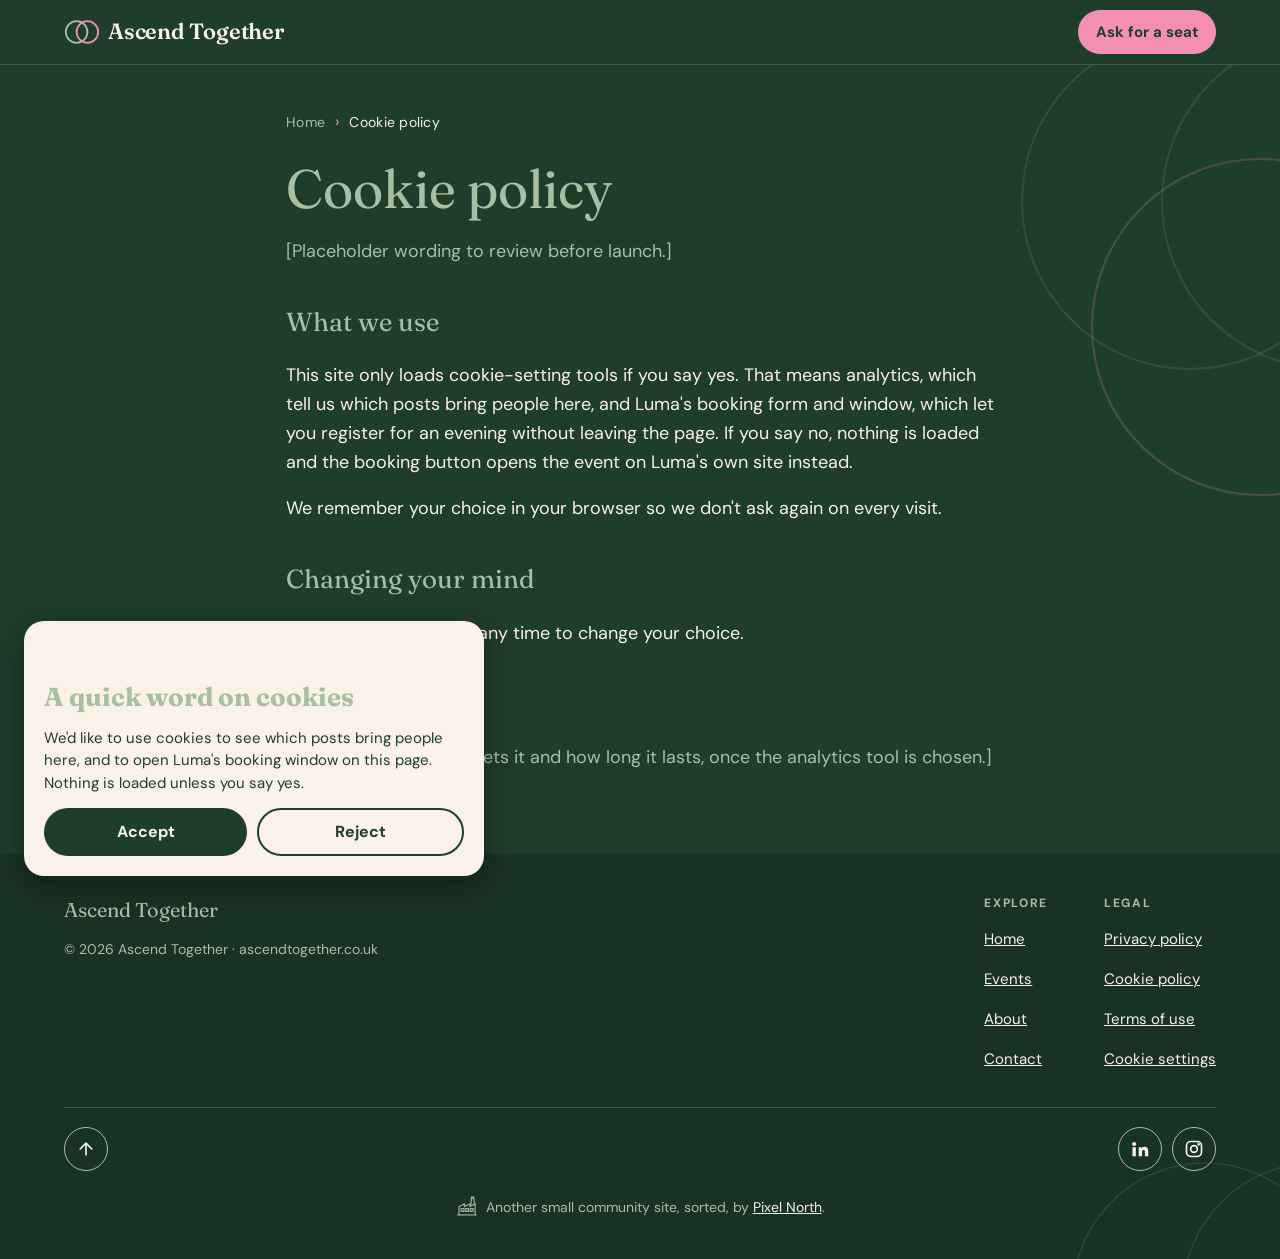
<file: cookies.html>
<!doctype html>
<html lang="en-GB">
<head>
<meta charset="utf-8">
<meta name="viewport" content="width=device-width, initial-scale=1, viewport-fit=cover">
<title>Cookie policy · Ascend Together</title>
<meta name="robots" content="noindex, nofollow">
<meta name="theme-color" content="#1F3D2B">
<meta property="og:type" content="website">
<meta property="og:site_name" content="Ascend Together">
<meta property="og:title" content="Cookie policy · Ascend Together">
<meta property="og:description" content="Ascend Together is an invite-only community for mid-career people who share the climb. Small evening events, every other month.">
<meta property="og:url" content="https://ascendtogether.pixel-north.co.uk/cookies">
<meta property="og:image" content="https://ascendtogether.pixel-north.co.uk/assets/img/og-image.png">
<meta property="og:image:width" content="1200">
<meta property="og:image:height" content="630">
<meta property="og:image:alt" content="Ascend Together: for people who share the climb. Three overlapping hoops on cream.">
<meta name="twitter:card" content="summary_large_image">
<meta name="twitter:image" content="https://ascendtogether.pixel-north.co.uk/assets/img/og-image.png">
<link rel="icon" href="/assets/img/favicon.svg" type="image/svg+xml">
<link rel="preconnect" href="https://fonts.googleapis.com">
<link rel="preconnect" href="https://fonts.gstatic.com" crossorigin>
<link href="https://fonts.googleapis.com/css2?family=Fraunces:ital,opsz,wght@0,9..144,400;0,9..144,600;1,9..144,400&amp;family=DM+Sans:wght@400;500;700&amp;display=swap" rel="stylesheet">
<link rel="stylesheet" href="/assets/css/site.css">
<script src="/assets/js/site.js" defer></script>
</head>
<body>
<a class="skip-link" href="#main">Skip to content</a>
<header class="site-header">
  <div class="wrap header-inner">
    <div class="brand-wrap">
      <a class="brand" href="/" aria-label="Ascend Together, home">
      <svg width="36" height="26" viewBox="0 0 40 28" aria-hidden="true"><circle cx="14" cy="14" r="12" fill="none" stroke="#A8BFA3" stroke-width="2"/><circle cx="26" cy="14" r="12" fill="none" stroke="#F48FB1" stroke-width="2"/></svg>
      <span class="brand-name">Ascend Together</span>
    </a>
    </div>
    <a class="btn" href="/#seat" style="min-height:44px;padding:0 18px;font-size:15px;">Ask for a seat</a>
  </div>
</header>
<main id="main" class="policy">
  <div class="wrap prose">
    <nav class="breadcrumbs" aria-label="Breadcrumb">
      <ol>
        <li><a href="/">Home</a></li>
        <li><span aria-current="page">Cookie policy</span></li>
      </ol>
    </nav>
    <h1>Cookie policy</h1>
    <p class="tbc">[Placeholder wording to review before launch.]</p>
    <h2>What we use</h2>
    <p>This site only loads cookie-setting tools if you say yes. That means analytics, which tell us which posts bring people here, and Luma's booking form and window, which let you register for an evening without leaving the page. If you say no, nothing is loaded and the booking button opens the event on Luma's own site instead.</p>
    <p>We remember your choice in your browser so we don't ask again on every visit.</p>
    <h2>Changing your mind</h2>
    <p>Use <button type="button" class="js-cookie-settings" style="font:inherit;color:var(--pink);background:none;border:0;padding:0;text-decoration:underline;cursor:pointer;">Cookie settings</button> at any time to change your choice.</p>
    <h2>Cookies in use</h2>
    <p class="tbc">[List each cookie, who sets it and how long it lasts, once the analytics tool is chosen.]</p>
    <div class="cookie-banner" id="cookie-banner" role="dialog" aria-labelledby="cookie-title" aria-describedby="cookie-desc" hidden>
      <h2 id="cookie-title">A quick word on cookies</h2>
      <p id="cookie-desc">We'd like to use cookies to see which posts bring people here, and to open Luma's booking window on this page. Nothing is loaded unless you say yes.</p>
      <div class="cookie-actions">
        <button type="button" class="btn btn-dark" data-consent="accepted">Accept</button>
        <button type="button" class="btn-outline" data-consent="rejected">Reject</button>
      </div>
    </div>
  </div>
</main>
<footer class="site-footer">
  <div class="wrap footer-inner">
    <div class="footer-main">
      <span class="footer-brand">Ascend Together</span>
      <p class="footer-meta">© <span class="js-year">2026</span> Ascend Together · ascendtogether.co.uk</p>
    </div>
    <div class="footer-links">
      <nav class="footer-col" aria-labelledby="footer-explore">
        <h2 class="footer-heading" id="footer-explore">Explore</h2>
        <ul>
          <li><a href="/">Home</a></li>
          <li><a href="/events">Events</a></li>
          <li><a href="/about">About</a></li>
          <li><a href="/contact">Contact</a></li>
        </ul>
      </nav>
      <nav class="footer-col footer-legal" aria-labelledby="footer-legal">
        <h2 class="footer-heading" id="footer-legal">Legal</h2>
        <ul>
          <li><a href="/privacy">Privacy policy</a></li>
          <li><a href="/cookies">Cookie policy</a></li>
          <li><a href="/terms">Terms of use</a></li>
          <li><button type="button" class="js-cookie-settings">Cookie settings</button></li>
        </ul>
      </nav>
    </div>
  </div>
  <div class="wrap footer-bottom">
    <a class="to-top" href="#" aria-label="Back to top"><svg viewBox="0 0 24 24" width="20" height="20" fill="none" stroke="currentColor" stroke-width="2" stroke-linecap="round" stroke-linejoin="round" aria-hidden="true"><path d="M12 19V5M5 12l7-7 7 7"/></svg></a>
    <p class="credit"><svg class="factory" width="22" height="22" viewBox="0 0 512 512" fill="none" stroke="currentColor" stroke-width="26" aria-hidden="true"><path d="M30 464H480"/><path d="M70 464V268L195 205V268L325 205V268L445 205V464"/><path d="M347 250L359 45H413L425 205"/><path d="M362 78H410"/><rect x="120" y="318" width="64" height="64"/><rect x="226" y="318" width="64" height="64"/><rect x="331" y="318" width="64" height="64"/></svg><span>Another small community site, sorted, by <a href="https://pixel-north.co.uk/" target="_blank" rel="noopener">Pixel North</a>.</span></p>
    <!-- Social links TBC: replace each href="#" with the real profile URL. -->
    <div class="social">
      <a href="#" aria-label="Ascend Together on LinkedIn (link to come)"><svg viewBox="0 0 24 24" width="20" height="20" fill="currentColor" aria-hidden="true"><path d="M4.98 3.5a2.5 2.5 0 1 1 0 5 2.5 2.5 0 0 1 0-5zM3 9.75h4v11H3v-11zm6.5 0h3.8v1.5h.06c.53-1 1.83-2.06 3.77-2.06 4.03 0 4.77 2.65 4.77 6.1v5.46h-4v-4.84c0-1.16-.02-2.65-1.61-2.65-1.62 0-1.86 1.26-1.86 2.56v4.93h-4v-11z"/></svg></a>
      <a href="#" aria-label="Ascend Together on Instagram (link to come)"><svg viewBox="0 0 24 24" width="20" height="20" fill="none" stroke="currentColor" stroke-width="2" stroke-linecap="round" stroke-linejoin="round" aria-hidden="true"><rect x="3" y="3" width="18" height="18" rx="5"/><circle cx="12" cy="12" r="4"/><circle cx="17.5" cy="6.5" r="0.6" fill="currentColor"/></svg></a>
    </div>
  </div>
</footer>
</body>
</html>
</file>
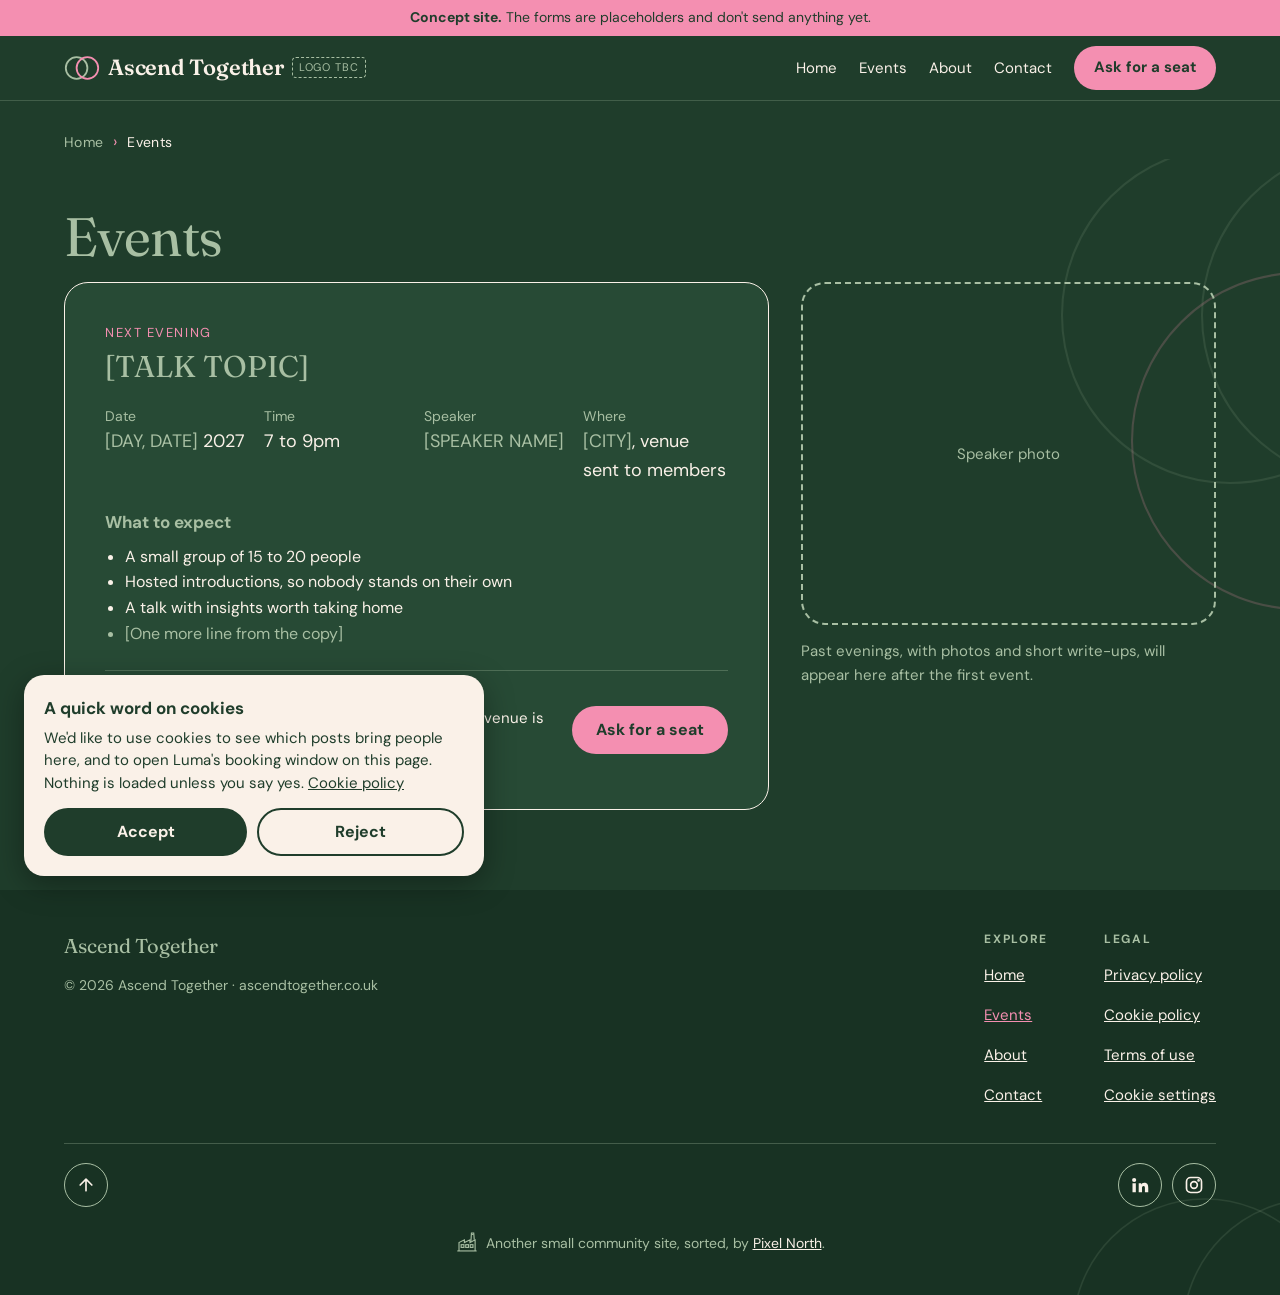
<file: events.html>
<!doctype html>
<html lang="en-GB">
<head>
<meta charset="utf-8">
<meta name="viewport" content="width=device-width, initial-scale=1, viewport-fit=cover">
<title>Events · Ascend Together</title>
<meta name="description" content="Small evening events for mid-career people, every other month. Registration is through Luma and needs approval.">
<meta name="robots" content="noindex, nofollow">
<meta name="theme-color" content="#1F3D2B">
<meta property="og:type" content="website">
<meta property="og:site_name" content="Ascend Together">
<meta property="og:title" content="Events · Ascend Together">
<meta property="og:description" content="Small evening events for mid-career people, every other month. Registration is through Luma and needs approval.">
<meta property="og:url" content="https://ascendtogether.pixel-north.co.uk/events">
<meta property="og:image" content="https://ascendtogether.pixel-north.co.uk/assets/img/og-image.png">
<meta property="og:image:width" content="1200">
<meta property="og:image:height" content="630">
<meta property="og:image:alt" content="Ascend Together: for people who share the climb. Three overlapping hoops on cream.">
<meta name="twitter:card" content="summary_large_image">
<meta name="twitter:image" content="https://ascendtogether.pixel-north.co.uk/assets/img/og-image.png">
<link rel="icon" href="/assets/img/favicon.svg" type="image/svg+xml">
<link rel="preconnect" href="https://fonts.googleapis.com">
<link rel="preconnect" href="https://fonts.gstatic.com" crossorigin>
<link href="https://fonts.googleapis.com/css2?family=Fraunces:ital,opsz,wght@0,9..144,400;0,9..144,600;1,9..144,400&amp;family=DM+Sans:wght@400;500;700&amp;display=swap" rel="stylesheet">
<link rel="stylesheet" href="/assets/css/site.css">
<script src="/assets/js/site.js" defer></script>
</head>
<body>
<a class="skip-link" href="#main">Skip to content</a>

<div class="concept-bar" role="note"><strong>Concept site.</strong> The forms are placeholders and don't send anything yet.</div>

<header class="site-header">
  <div class="wrap header-inner">
    <div class="brand-wrap">
      <a class="brand" href="/" aria-label="Ascend Together, home">
      <svg width="36" height="26" viewBox="0 0 40 28" aria-hidden="true"><circle cx="14" cy="14" r="12" fill="none" stroke="#A8BFA3" stroke-width="2"/><circle cx="26" cy="14" r="12" fill="none" stroke="#F48FB1" stroke-width="2"/></svg>
      <span class="brand-name">Ascend Together</span>
      <span class="badge-tbc">Logo TBC</span>
    </a>
    </div>
    <button class="menu-toggle" type="button" aria-expanded="false" aria-controls="site-nav" aria-label="Open menu">
      <svg class="icon-open" width="20" height="20" viewBox="0 0 24 24" fill="none" stroke="currentColor" stroke-width="2" stroke-linecap="round" aria-hidden="true"><path d="M4 7h16M4 12h16M4 17h16"/></svg>
      <svg class="icon-close" width="20" height="20" viewBox="0 0 24 24" fill="none" stroke="currentColor" stroke-width="2" stroke-linecap="round" aria-hidden="true"><path d="M6 6l12 12M18 6 6 18"/></svg>
    </button>
    <nav class="site-nav" id="site-nav" aria-label="Sections">
      <ul>
        <li><a href="/">Home</a></li>
        <li><a href="/events" aria-current="page">Events</a></li>
        <li><a href="/about">About</a></li>
        <li><a href="/contact">Contact</a></li>
        <li class="nav-cta"><a class="btn btn-block" href="/#seat">Ask for a seat</a></li>
      </ul>
    </nav>
  </div>
</header>

<nav class="breadcrumbs" aria-label="Breadcrumb">
  <ol class="wrap">
    <li><a href="/">Home</a></li>
    <li><span aria-current="page">Events</span></li>
  </ol>
</nav>

<main id="main">

<!-- Events -->
<section id="events" class="section">
  <div class="wrap">
    <h1 class="section-title">Events</h1>
    <div class="event-grid">
      <article class="event-card" aria-labelledby="next-title">
        <p class="label">Next evening</p>
        <h3 id="next-title" class="tbc">[TALK TOPIC]</h3>
        <dl class="event-meta">
          <div><dt>Date</dt><dd><span class="tbc">[DAY, DATE]</span> 2027</dd></div>
          <div><dt>Time</dt><dd>7 to 9pm</dd></div>
          <div><dt>Speaker</dt><dd class="tbc">[SPEAKER NAME]</dd></div>
          <div><dt>Where</dt><dd><span class="tbc">[CITY]</span>, venue sent to members</dd></div>
        </dl>
        <h4>What to expect</h4>
        <ul>
          <li>A small group of 15 to 20 people</li>
          <li>Hosted introductions, so nobody stands on their own</li>
          <li>A talk with insights worth taking home</li>
          <li class="tbc">[One more line from the copy]</li>
        </ul>
        <div class="event-book">
          <p class="lock">
            <svg width="22" height="22" viewBox="0 0 24 24" fill="none" stroke="#A8BFA3" stroke-width="2" stroke-linecap="round" stroke-linejoin="round" aria-hidden="true"><rect x="4" y="11" width="16" height="10" rx="2"/><path d="M8 11V7a4 4 0 0 1 8 0v4"/></svg>
            <span>Registration is on Luma and needs approval. The venue is only shared with confirmed members.</span>
          </p>
          <!--
            Luma registration button. Without the Luma script it is a plain link to the event page.
            site.js loads embed.lu.ma/checkout-button.js only after the visitor accepts cookies,
            which turns the link into Luma's in-page registration window.
          -->
          <a class="btn luma-checkout--button" href="https://luma.com/event/evt-ZYcuPyDKiRFHqgM" data-luma-action="checkout" data-luma-event-id="evt-ZYcuPyDKiRFHqgM" target="_blank" rel="noopener">Ask for a seat</a>
        </div>
      </article>
      <div class="event-side">
        <div class="placeholder-box" role="img" aria-label="Speaker photo placeholder">Speaker photo</div>
        <p>Past evenings, with photos and short write-ups, will appear here after the first event.</p>
      </div>
    </div>
  </div>
</section>

</main>

<footer class="site-footer">
  <div class="wrap footer-inner">
    <div class="footer-main">
      <span class="footer-brand">Ascend Together</span>
      <p class="footer-meta">© <span class="js-year">2026</span> Ascend Together · ascendtogether.co.uk</p>
    </div>
    <div class="footer-links">
      <nav class="footer-col" aria-labelledby="footer-explore">
        <h2 class="footer-heading" id="footer-explore">Explore</h2>
        <ul>
          <li><a href="/">Home</a></li>
          <li><a href="/events" aria-current="page">Events</a></li>
          <li><a href="/about">About</a></li>
          <li><a href="/contact">Contact</a></li>
        </ul>
      </nav>
      <nav class="footer-col footer-legal" aria-labelledby="footer-legal">
        <h2 class="footer-heading" id="footer-legal">Legal</h2>
        <ul>
          <li><a href="/privacy">Privacy policy</a></li>
          <li><a href="/cookies">Cookie policy</a></li>
          <li><a href="/terms">Terms of use</a></li>
          <li><button type="button" class="js-cookie-settings">Cookie settings</button></li>
        </ul>
      </nav>
    </div>
  </div>
  <div class="wrap footer-bottom">
    <a class="to-top" href="#" aria-label="Back to top"><svg viewBox="0 0 24 24" width="20" height="20" fill="none" stroke="currentColor" stroke-width="2" stroke-linecap="round" stroke-linejoin="round" aria-hidden="true"><path d="M12 19V5M5 12l7-7 7 7"/></svg></a>
    <p class="credit"><svg class="factory" width="22" height="22" viewBox="0 0 512 512" fill="none" stroke="currentColor" stroke-width="26" aria-hidden="true"><path d="M30 464H480"/><path d="M70 464V268L195 205V268L325 205V268L445 205V464"/><path d="M347 250L359 45H413L425 205"/><path d="M362 78H410"/><rect x="120" y="318" width="64" height="64"/><rect x="226" y="318" width="64" height="64"/><rect x="331" y="318" width="64" height="64"/></svg><span>Another small community site, sorted, by <a href="https://pixel-north.co.uk/" target="_blank" rel="noopener">Pixel North</a>.</span></p>
    <!-- Social links TBC: replace each href="#" with the real profile URL. -->
    <div class="social">
      <a href="#" aria-label="Ascend Together on LinkedIn (link to come)"><svg viewBox="0 0 24 24" width="20" height="20" fill="currentColor" aria-hidden="true"><path d="M4.98 3.5a2.5 2.5 0 1 1 0 5 2.5 2.5 0 0 1 0-5zM3 9.75h4v11H3v-11zm6.5 0h3.8v1.5h.06c.53-1 1.83-2.06 3.77-2.06 4.03 0 4.77 2.65 4.77 6.1v5.46h-4v-4.84c0-1.16-.02-2.65-1.61-2.65-1.62 0-1.86 1.26-1.86 2.56v4.93h-4v-11z"/></svg></a>
      <a href="#" aria-label="Ascend Together on Instagram (link to come)"><svg viewBox="0 0 24 24" width="20" height="20" fill="none" stroke="currentColor" stroke-width="2" stroke-linecap="round" stroke-linejoin="round" aria-hidden="true"><rect x="3" y="3" width="18" height="18" rx="5"/><circle cx="12" cy="12" r="4"/><circle cx="17.5" cy="6.5" r="0.6" fill="currentColor"/></svg></a>
    </div>
  </div>
</footer>

<div class="cookie-banner" id="cookie-banner" role="dialog" aria-labelledby="cookie-title" aria-describedby="cookie-desc" hidden>
  <h2 id="cookie-title">A quick word on cookies</h2>
  <p id="cookie-desc">We'd like to use cookies to see which posts bring people here, and to open Luma's booking window on this page. Nothing is loaded unless you say yes. <a href="/cookies">Cookie policy</a></p>
  <div class="cookie-actions">
    <button type="button" class="btn btn-dark" data-consent="accepted">Accept</button>
    <button type="button" class="btn-outline" data-consent="rejected">Reject</button>
  </div>
</div>

</body>
</html>
</file>
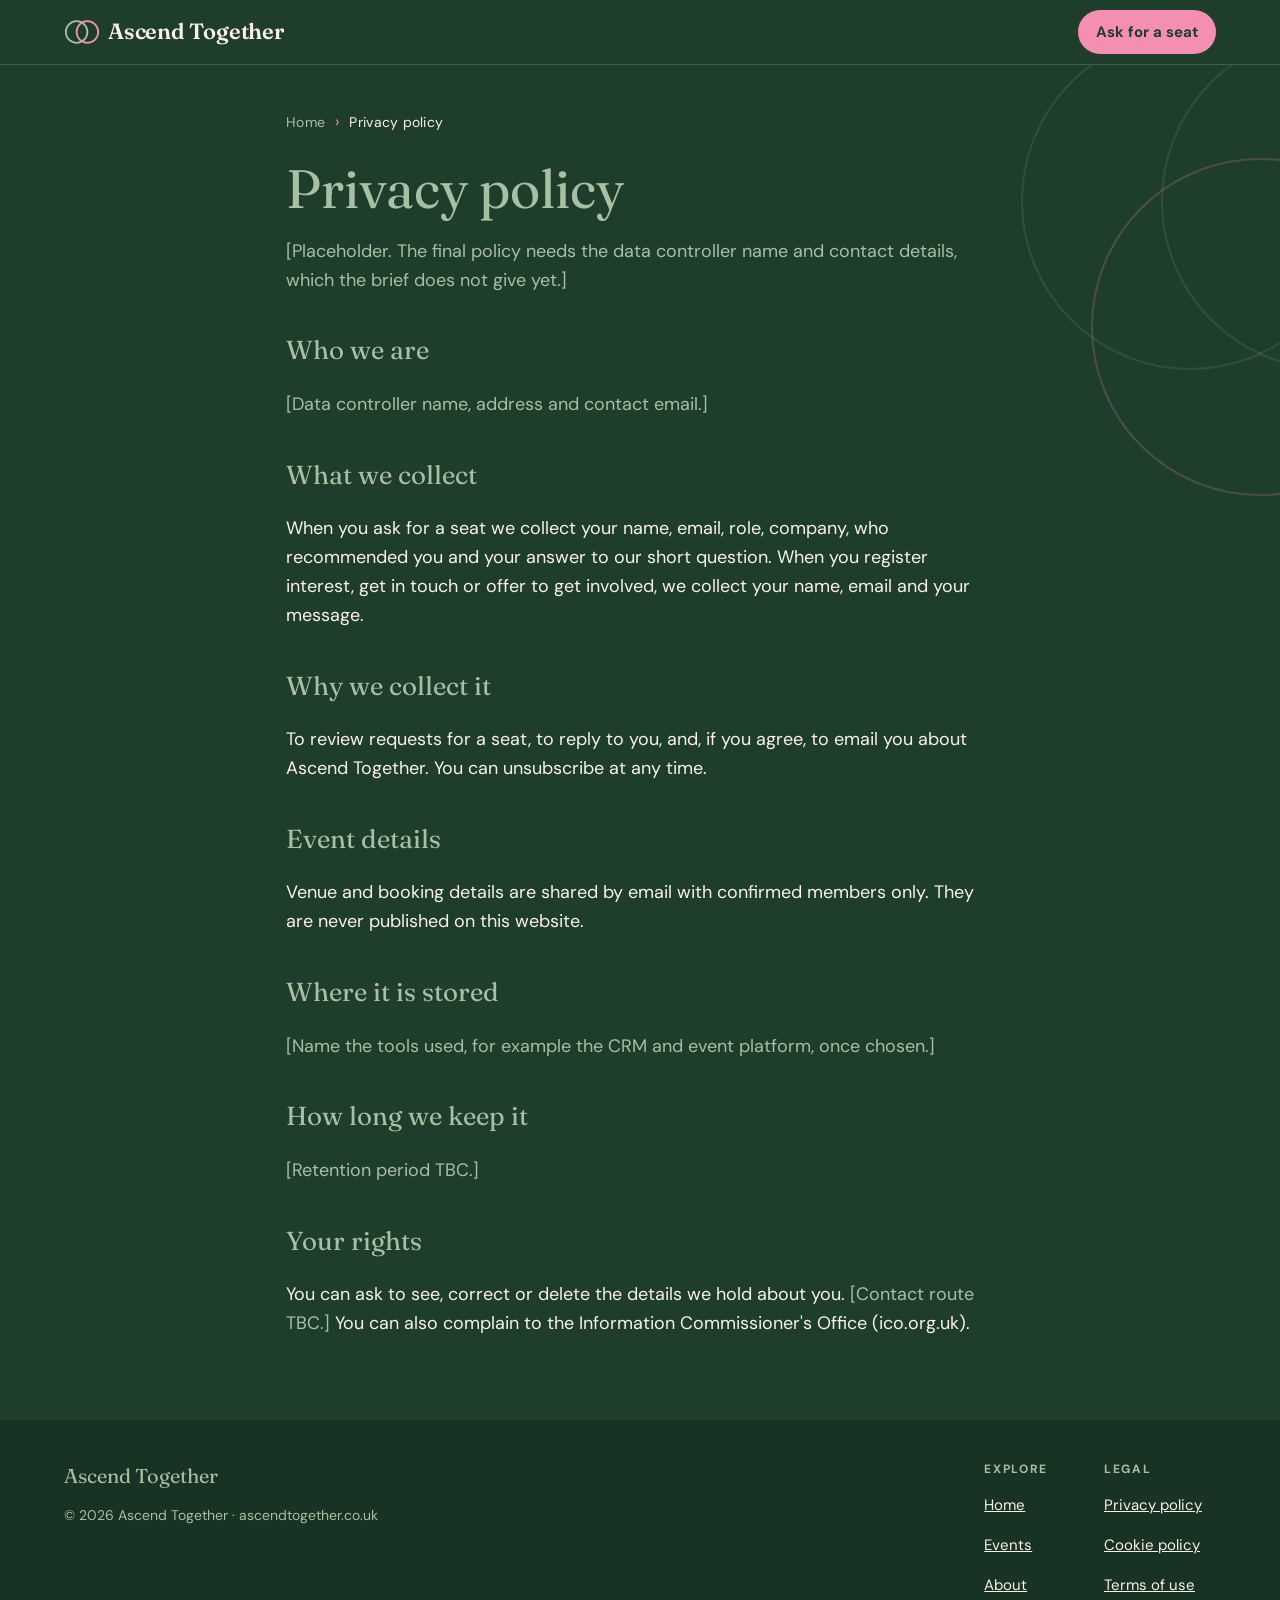
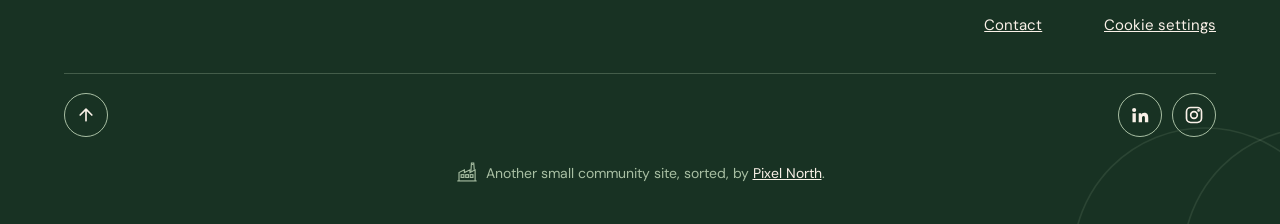
<file: privacy.html>
<!doctype html>
<html lang="en-GB">
<head>
<meta charset="utf-8">
<meta name="viewport" content="width=device-width, initial-scale=1, viewport-fit=cover">
<title>Privacy policy · Ascend Together</title>
<meta name="robots" content="noindex, nofollow">
<meta name="theme-color" content="#1F3D2B">
<meta property="og:type" content="website">
<meta property="og:site_name" content="Ascend Together">
<meta property="og:title" content="Privacy policy · Ascend Together">
<meta property="og:description" content="Ascend Together is an invite-only community for mid-career people who share the climb. Small evening events, every other month.">
<meta property="og:url" content="https://ascendtogether.pixel-north.co.uk/privacy">
<meta property="og:image" content="https://ascendtogether.pixel-north.co.uk/assets/img/og-image.png">
<meta property="og:image:width" content="1200">
<meta property="og:image:height" content="630">
<meta property="og:image:alt" content="Ascend Together: for people who share the climb. Three overlapping hoops on cream.">
<meta name="twitter:card" content="summary_large_image">
<meta name="twitter:image" content="https://ascendtogether.pixel-north.co.uk/assets/img/og-image.png">
<link rel="icon" href="/assets/img/favicon.svg" type="image/svg+xml">
<link rel="preconnect" href="https://fonts.googleapis.com">
<link rel="preconnect" href="https://fonts.gstatic.com" crossorigin>
<link href="https://fonts.googleapis.com/css2?family=Fraunces:ital,opsz,wght@0,9..144,400;0,9..144,600;1,9..144,400&amp;family=DM+Sans:wght@400;500;700&amp;display=swap" rel="stylesheet">
<link rel="stylesheet" href="/assets/css/site.css">
<script src="/assets/js/site.js" defer></script>
</head>
<body>
<a class="skip-link" href="#main">Skip to content</a>
<header class="site-header">
  <div class="wrap header-inner">
    <div class="brand-wrap">
      <a class="brand" href="/" aria-label="Ascend Together, home">
      <svg width="36" height="26" viewBox="0 0 40 28" aria-hidden="true"><circle cx="14" cy="14" r="12" fill="none" stroke="#A8BFA3" stroke-width="2"/><circle cx="26" cy="14" r="12" fill="none" stroke="#F48FB1" stroke-width="2"/></svg>
      <span class="brand-name">Ascend Together</span>
    </a>
    </div>
    <a class="btn" href="/#seat" style="min-height:44px;padding:0 18px;font-size:15px;">Ask for a seat</a>
  </div>
</header>
<main id="main" class="policy">
  <div class="wrap prose">
    <nav class="breadcrumbs" aria-label="Breadcrumb">
      <ol>
        <li><a href="/">Home</a></li>
        <li><span aria-current="page">Privacy policy</span></li>
      </ol>
    </nav>
    <h1>Privacy policy</h1>
    <p class="tbc">[Placeholder. The final policy needs the data controller name and contact details, which the brief does not give yet.]</p>
    <h2>Who we are</h2>
    <p class="tbc">[Data controller name, address and contact email.]</p>
    <h2>What we collect</h2>
    <p>When you ask for a seat we collect your name, email, role, company, who recommended you and your answer to our short question. When you register interest, get in touch or offer to get involved, we collect your name, email and your message.</p>
    <h2>Why we collect it</h2>
    <p>To review requests for a seat, to reply to you, and, if you agree, to email you about Ascend Together. You can unsubscribe at any time.</p>
    <h2>Event details</h2>
    <p>Venue and booking details are shared by email with confirmed members only. They are never published on this website.</p>
    <h2>Where it is stored</h2>
    <p class="tbc">[Name the tools used, for example the CRM and event platform, once chosen.]</p>
    <h2>How long we keep it</h2>
    <p class="tbc">[Retention period TBC.]</p>
    <h2>Your rights</h2>
    <p>You can ask to see, correct or delete the details we hold about you. <span class="tbc">[Contact route TBC.]</span> You can also complain to the Information Commissioner's Office (ico.org.uk).</p>
  </div>
</main>
<footer class="site-footer">
  <div class="wrap footer-inner">
    <div class="footer-main">
      <span class="footer-brand">Ascend Together</span>
      <p class="footer-meta">© <span class="js-year">2026</span> Ascend Together · ascendtogether.co.uk</p>
    </div>
    <div class="footer-links">
      <nav class="footer-col" aria-labelledby="footer-explore">
        <h2 class="footer-heading" id="footer-explore">Explore</h2>
        <ul>
          <li><a href="/">Home</a></li>
          <li><a href="/events">Events</a></li>
          <li><a href="/about">About</a></li>
          <li><a href="/contact">Contact</a></li>
        </ul>
      </nav>
      <nav class="footer-col footer-legal" aria-labelledby="footer-legal">
        <h2 class="footer-heading" id="footer-legal">Legal</h2>
        <ul>
          <li><a href="/privacy">Privacy policy</a></li>
          <li><a href="/cookies">Cookie policy</a></li>
          <li><a href="/terms">Terms of use</a></li>
          <li><button type="button" class="js-cookie-settings">Cookie settings</button></li>
        </ul>
      </nav>
    </div>
  </div>
  <div class="wrap footer-bottom">
    <a class="to-top" href="#" aria-label="Back to top"><svg viewBox="0 0 24 24" width="20" height="20" fill="none" stroke="currentColor" stroke-width="2" stroke-linecap="round" stroke-linejoin="round" aria-hidden="true"><path d="M12 19V5M5 12l7-7 7 7"/></svg></a>
    <p class="credit"><svg class="factory" width="22" height="22" viewBox="0 0 512 512" fill="none" stroke="currentColor" stroke-width="26" aria-hidden="true"><path d="M30 464H480"/><path d="M70 464V268L195 205V268L325 205V268L445 205V464"/><path d="M347 250L359 45H413L425 205"/><path d="M362 78H410"/><rect x="120" y="318" width="64" height="64"/><rect x="226" y="318" width="64" height="64"/><rect x="331" y="318" width="64" height="64"/></svg><span>Another small community site, sorted, by <a href="https://pixel-north.co.uk/" target="_blank" rel="noopener">Pixel North</a>.</span></p>
    <!-- Social links TBC: replace each href="#" with the real profile URL. -->
    <div class="social">
      <a href="#" aria-label="Ascend Together on LinkedIn (link to come)"><svg viewBox="0 0 24 24" width="20" height="20" fill="currentColor" aria-hidden="true"><path d="M4.98 3.5a2.5 2.5 0 1 1 0 5 2.5 2.5 0 0 1 0-5zM3 9.75h4v11H3v-11zm6.5 0h3.8v1.5h.06c.53-1 1.83-2.06 3.77-2.06 4.03 0 4.77 2.65 4.77 6.1v5.46h-4v-4.84c0-1.16-.02-2.65-1.61-2.65-1.62 0-1.86 1.26-1.86 2.56v4.93h-4v-11z"/></svg></a>
      <a href="#" aria-label="Ascend Together on Instagram (link to come)"><svg viewBox="0 0 24 24" width="20" height="20" fill="none" stroke="currentColor" stroke-width="2" stroke-linecap="round" stroke-linejoin="round" aria-hidden="true"><rect x="3" y="3" width="18" height="18" rx="5"/><circle cx="12" cy="12" r="4"/><circle cx="17.5" cy="6.5" r="0.6" fill="currentColor"/></svg></a>
    </div>
  </div>
</footer>
</body>
</html>
</file>
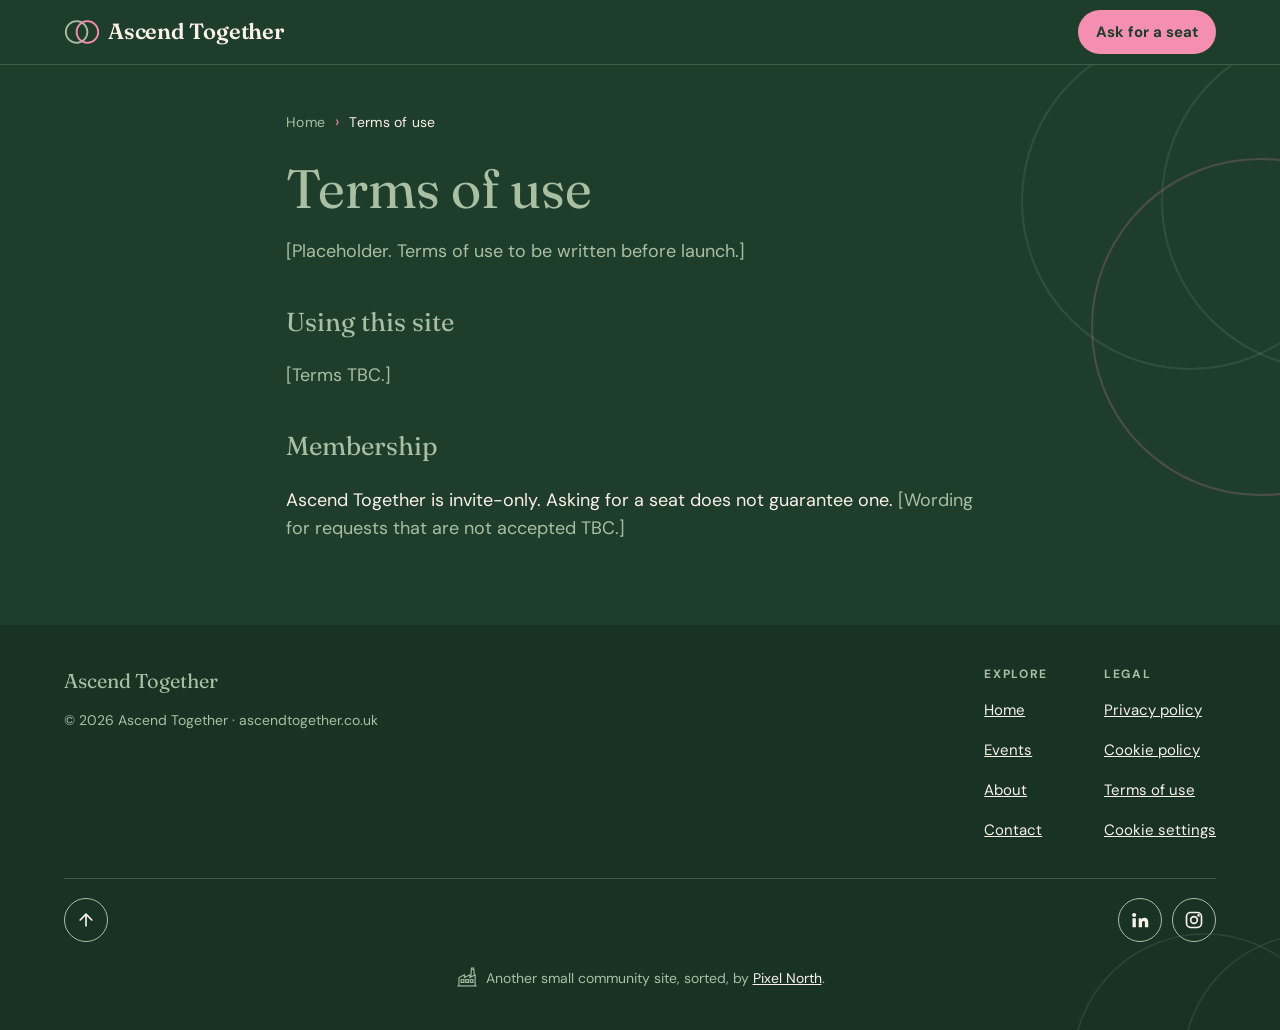
<file: terms.html>
<!doctype html>
<html lang="en-GB">
<head>
<meta charset="utf-8">
<meta name="viewport" content="width=device-width, initial-scale=1, viewport-fit=cover">
<title>Terms of use · Ascend Together</title>
<meta name="robots" content="noindex, nofollow">
<meta name="theme-color" content="#1F3D2B">
<meta property="og:type" content="website">
<meta property="og:site_name" content="Ascend Together">
<meta property="og:title" content="Terms of use · Ascend Together">
<meta property="og:description" content="Ascend Together is an invite-only community for mid-career people who share the climb. Small evening events, every other month.">
<meta property="og:url" content="https://ascendtogether.pixel-north.co.uk/terms">
<meta property="og:image" content="https://ascendtogether.pixel-north.co.uk/assets/img/og-image.png">
<meta property="og:image:width" content="1200">
<meta property="og:image:height" content="630">
<meta property="og:image:alt" content="Ascend Together: for people who share the climb. Three overlapping hoops on cream.">
<meta name="twitter:card" content="summary_large_image">
<meta name="twitter:image" content="https://ascendtogether.pixel-north.co.uk/assets/img/og-image.png">
<link rel="icon" href="/assets/img/favicon.svg" type="image/svg+xml">
<link rel="preconnect" href="https://fonts.googleapis.com">
<link rel="preconnect" href="https://fonts.gstatic.com" crossorigin>
<link href="https://fonts.googleapis.com/css2?family=Fraunces:ital,opsz,wght@0,9..144,400;0,9..144,600;1,9..144,400&amp;family=DM+Sans:wght@400;500;700&amp;display=swap" rel="stylesheet">
<link rel="stylesheet" href="/assets/css/site.css">
<script src="/assets/js/site.js" defer></script>
</head>
<body>
<a class="skip-link" href="#main">Skip to content</a>
<header class="site-header">
  <div class="wrap header-inner">
    <div class="brand-wrap">
      <a class="brand" href="/" aria-label="Ascend Together, home">
      <svg width="36" height="26" viewBox="0 0 40 28" aria-hidden="true"><circle cx="14" cy="14" r="12" fill="none" stroke="#A8BFA3" stroke-width="2"/><circle cx="26" cy="14" r="12" fill="none" stroke="#F48FB1" stroke-width="2"/></svg>
      <span class="brand-name">Ascend Together</span>
    </a>
    </div>
    <a class="btn" href="/#seat" style="min-height:44px;padding:0 18px;font-size:15px;">Ask for a seat</a>
  </div>
</header>
<main id="main" class="policy">
  <div class="wrap prose">
    <nav class="breadcrumbs" aria-label="Breadcrumb">
      <ol>
        <li><a href="/">Home</a></li>
        <li><span aria-current="page">Terms of use</span></li>
      </ol>
    </nav>
    <h1>Terms of use</h1>
    <p class="tbc">[Placeholder. Terms of use to be written before launch.]</p>
    <h2>Using this site</h2>
    <p class="tbc">[Terms TBC.]</p>
    <h2>Membership</h2>
    <p>Ascend Together is invite-only. Asking for a seat does not guarantee one. <span class="tbc">[Wording for requests that are not accepted TBC.]</span></p>
  </div>
</main>
<footer class="site-footer">
  <div class="wrap footer-inner">
    <div class="footer-main">
      <span class="footer-brand">Ascend Together</span>
      <p class="footer-meta">© <span class="js-year">2026</span> Ascend Together · ascendtogether.co.uk</p>
    </div>
    <div class="footer-links">
      <nav class="footer-col" aria-labelledby="footer-explore">
        <h2 class="footer-heading" id="footer-explore">Explore</h2>
        <ul>
          <li><a href="/">Home</a></li>
          <li><a href="/events">Events</a></li>
          <li><a href="/about">About</a></li>
          <li><a href="/contact">Contact</a></li>
        </ul>
      </nav>
      <nav class="footer-col footer-legal" aria-labelledby="footer-legal">
        <h2 class="footer-heading" id="footer-legal">Legal</h2>
        <ul>
          <li><a href="/privacy">Privacy policy</a></li>
          <li><a href="/cookies">Cookie policy</a></li>
          <li><a href="/terms">Terms of use</a></li>
          <li><button type="button" class="js-cookie-settings">Cookie settings</button></li>
        </ul>
      </nav>
    </div>
  </div>
  <div class="wrap footer-bottom">
    <a class="to-top" href="#" aria-label="Back to top"><svg viewBox="0 0 24 24" width="20" height="20" fill="none" stroke="currentColor" stroke-width="2" stroke-linecap="round" stroke-linejoin="round" aria-hidden="true"><path d="M12 19V5M5 12l7-7 7 7"/></svg></a>
    <p class="credit"><svg class="factory" width="22" height="22" viewBox="0 0 512 512" fill="none" stroke="currentColor" stroke-width="26" aria-hidden="true"><path d="M30 464H480"/><path d="M70 464V268L195 205V268L325 205V268L445 205V464"/><path d="M347 250L359 45H413L425 205"/><path d="M362 78H410"/><rect x="120" y="318" width="64" height="64"/><rect x="226" y="318" width="64" height="64"/><rect x="331" y="318" width="64" height="64"/></svg><span>Another small community site, sorted, by <a href="https://pixel-north.co.uk/" target="_blank" rel="noopener">Pixel North</a>.</span></p>
    <!-- Social links TBC: replace each href="#" with the real profile URL. -->
    <div class="social">
      <a href="#" aria-label="Ascend Together on LinkedIn (link to come)"><svg viewBox="0 0 24 24" width="20" height="20" fill="currentColor" aria-hidden="true"><path d="M4.98 3.5a2.5 2.5 0 1 1 0 5 2.5 2.5 0 0 1 0-5zM3 9.75h4v11H3v-11zm6.5 0h3.8v1.5h.06c.53-1 1.83-2.06 3.77-2.06 4.03 0 4.77 2.65 4.77 6.1v5.46h-4v-4.84c0-1.16-.02-2.65-1.61-2.65-1.62 0-1.86 1.26-1.86 2.56v4.93h-4v-11z"/></svg></a>
      <a href="#" aria-label="Ascend Together on Instagram (link to come)"><svg viewBox="0 0 24 24" width="20" height="20" fill="none" stroke="currentColor" stroke-width="2" stroke-linecap="round" stroke-linejoin="round" aria-hidden="true"><rect x="3" y="3" width="18" height="18" rx="5"/><circle cx="12" cy="12" r="4"/><circle cx="17.5" cy="6.5" r="0.6" fill="currentColor"/></svg></a>
    </div>
  </div>
</footer>
</body>
</html>
</file>
<file: assets/css/site.css>
/* Ascend Together concept site. Mobile first: base styles are for phones,
   min-width media queries add the wider layouts. */

:root {
  --forest: #1F3D2B;
  --forest-mid: #274A35;
  --forest-deep: #183223;
  --sage: #A8BFA3;
  --cream: #FAF1E8;
  --pink: #F48FB1;
  --pink-hover: #F7A8C3;
  --line: rgba(168, 191, 163, 0.3);

  --serif: 'Fraunces', Georgia, 'Times New Roman', serif;
  --sans: 'DM Sans', system-ui, -apple-system, 'Segoe UI', sans-serif;

  --gutter: 16px;
  --radius: 20px;
  --radius-lg: 24px;
  --section-pad: 64px;
  --max: 1200px;
}

*, *::before, *::after { box-sizing: border-box; }

html { scroll-behavior: smooth; scroll-padding-top: 76px; -webkit-text-size-adjust: 100%; }
@media (prefers-reduced-motion: reduce) { html { scroll-behavior: auto; } }

body {
  margin: 0;
  background: var(--forest);
  color: var(--cream);
  font-family: var(--sans);
  font-size: 17px;
  line-height: 1.6;
}

img, svg { max-width: 100%; display: block; }

a { color: var(--pink); }
a:hover { color: var(--cream); }

:focus-visible { outline: 3px solid var(--pink); outline-offset: 3px; border-radius: 4px; }

h1, h2, h3, h4 { font-weight: 400; margin: 0; }

.wrap { max-width: var(--max); margin: 0 auto; padding-left: var(--gutter); padding-right: var(--gutter); }

.skip-link {
  position: absolute; left: 12px; top: -100px; z-index: 50;
  background: var(--pink); color: var(--forest); padding: 10px 16px; border-radius: 999px; font-weight: 700;
}
.skip-link:focus { top: 12px; }

.visually-hidden {
  position: absolute !important; width: 1px; height: 1px; overflow: hidden;
  clip: rect(0 0 0 0); white-space: nowrap;
}

/* Concept banner */
.concept-bar {
  background: var(--pink); color: var(--forest);
  font-size: 14px; line-height: 1.4; text-align: center; padding: 8px var(--gutter);
}
.concept-bar strong { font-weight: 700; }

/* Placeholders: copy not in the brief, shown so it is easy to spot */
.tbc { color: var(--sage); }
.on-cream .tbc { color: #4E6B55; }

.badge-tbc {
  display: inline-block; font-size: 11px; color: var(--sage);
  border: 1px dashed var(--sage); border-radius: 4px; padding: 1px 6px;
  text-transform: uppercase; letter-spacing: 0.08em; line-height: 1.5; vertical-align: middle;
}

/* Buttons */
.btn, .btn-ghost, .btn-outline {
  display: inline-flex; align-items: center; justify-content: center; gap: 8px;
  min-height: 48px; padding: 0 24px; border-radius: 999px;
  font: inherit; font-size: 16px; font-weight: 700; text-decoration: none; cursor: pointer;
  text-align: center; line-height: 1.25;
}
.btn { background: var(--pink); color: var(--forest); border: 0; }
.btn:hover { background: var(--pink-hover); color: var(--forest); }
.btn-ghost { background: transparent; color: var(--cream); border: 1px solid var(--sage); font-weight: 500; }
.btn-ghost:hover { border-color: var(--cream); color: var(--cream); }
.btn-outline { background: transparent; color: var(--forest); border: 2px solid var(--forest); }
.btn-outline:hover { background: var(--forest); color: var(--cream); }
.btn-block { display: flex; width: 100%; }

/* Header */
.site-header {
  position: sticky; top: 0; z-index: 20;
  background: var(--forest); border-bottom: 1px solid rgba(168, 191, 163, 0.25);
}
.header-inner { display: flex; align-items: center; justify-content: space-between; gap: 12px; min-height: 64px; }
.brand { display: flex; align-items: center; gap: 8px; color: var(--cream); text-decoration: none; }
.brand:hover { color: var(--cream); }
.brand-name { font-family: var(--serif); font-size: 19px; font-weight: 600; letter-spacing: -0.01em; }
.brand .badge-tbc { display: none; }

.menu-toggle {
  width: 44px; height: 44px; border-radius: 999px; border: 1px solid var(--sage);
  background: transparent; color: var(--cream); display: flex; align-items: center; justify-content: center;
  padding: 0; cursor: pointer;
}
.menu-toggle .icon-close { display: none; }
.menu-toggle[aria-expanded="true"] .icon-open { display: none; }
.menu-toggle[aria-expanded="true"] .icon-close { display: block; }

.site-nav { display: none; }
.site-nav.is-open {
  display: block; position: absolute; left: 0; right: 0; top: 100%;
  background: var(--forest); border-bottom: 1px solid var(--line);
  padding: 8px var(--gutter) 20px;
}
.site-nav ul { list-style: none; margin: 0; padding: 0; }
.site-nav li a:not(.btn) {
  display: flex; align-items: center; min-height: 48px; color: var(--cream); text-decoration: none;
  border-bottom: 1px solid var(--line); font-size: 17px;
}
.site-nav li a:not(.btn):hover { color: var(--pink); }
.site-nav .num { color: var(--sage); font-size: 14px; width: 36px; }
.site-nav .nav-cta { margin-top: 16px; }

/* Sections */
.section { padding: var(--section-pad) 0; }
.eyebrow {
  margin: 0 0 12px; font-size: 13px; letter-spacing: 0.14em; text-transform: uppercase; color: var(--sage);
}
.section-title {
  font-family: var(--serif); font-size: clamp(34px, 8vw, 54px); line-height: 1.1; color: var(--sage);
  margin-bottom: 16px; letter-spacing: -0.01em;
}
.lede { margin: 0 0 32px; max-width: 36em; }
.on-cream { background: var(--cream); color: var(--forest); }
.on-cream .eyebrow, .on-cream .section-title { color: var(--forest); }
.on-cream a { color: var(--forest); }
.on-mid { background: var(--forest-mid); }

/* 01 Home */
.hero { padding: 36px 0 48px; }
.hero-grid { display: grid; gap: 32px; }
.hero h1 {
  font-family: var(--serif); font-size: clamp(42px, 11vw, 72px); line-height: 1.04;
  letter-spacing: -0.02em; color: var(--sage); margin-bottom: 18px;
}
.hero h1 em { color: var(--cream); }
.hero-intro { font-size: 19px; margin: 0 0 14px; max-width: 34em; }
.hero p { max-width: 34em; }
.hero-actions { display: flex; flex-direction: column; gap: 12px; margin-top: 24px; }

.photo-frame {
  position: relative; border-radius: var(--radius-lg); background: var(--forest-mid);
  overflow: hidden; aspect-ratio: 4 / 3; display: flex; align-items: flex-end;
}
.photo-frame svg { position: absolute; inset: 0; width: 100%; height: 100%; }
.photo-frame .caption {
  position: relative; margin: 14px; padding: 6px 10px; border-radius: 8px;
  background: var(--forest); color: var(--sage); font-size: 14px;
}
.placeholder-box {
  border-radius: var(--radius-lg); border: 2px dashed var(--sage); color: var(--sage);
  display: flex; align-items: center; justify-content: center; text-align: center; padding: 24px; font-size: 15px;
}

.facts {
  list-style: none; margin: 48px 0 0; padding: 24px 0;
  border-top: 1px solid var(--line); border-bottom: 1px solid var(--line);
  display: grid; grid-template-columns: 1fr 1fr; gap: 20px 16px;
}
.facts strong { display: block; font-family: var(--serif); font-weight: 400; font-size: 22px; line-height: 1.2; color: var(--sage); margin-bottom: 4px; }
.facts span { font-size: 15px; }

.promises { margin-top: 56px; }
.promises h2 { font-family: var(--serif); font-size: 34px; color: var(--sage); margin-bottom: 6px; }
.promise-grid { display: grid; gap: 16px; margin-top: 24px; }
.card { background: var(--forest-mid); border-radius: var(--radius); padding: 24px; }
.card .kicker { margin: 0 0 10px; font-size: 14px; font-weight: 700; color: var(--pink); }
.card h3 { font-family: var(--serif); font-size: 24px; margin-bottom: 8px; }
.card p:last-child { margin-bottom: 0; }

.next-teaser {
  margin-top: 32px; display: flex; flex-direction: column; gap: 6px;
  padding: 20px; border-radius: var(--radius); border: 1px solid var(--pink);
  color: var(--cream); text-decoration: none;
}
.next-teaser:hover { color: var(--cream); background: rgba(244, 143, 177, 0.06); }
.next-teaser .label { font-size: 13px; letter-spacing: 0.12em; text-transform: uppercase; color: var(--pink); }
.next-teaser .title { font-family: var(--serif); font-size: 22px; }

/* 02 Join */
.steps { list-style: none; margin: 0 0 40px; padding: 0; display: grid; gap: 20px; }
.steps li { display: grid; grid-template-columns: 44px 1fr; gap: 14px; align-items: start; }
.step-num {
  width: 44px; height: 44px; border-radius: 999px; background: var(--forest); color: var(--cream);
  display: flex; align-items: center; justify-content: center; font-family: var(--serif); font-size: 20px;
}
.steps h3 { font-family: var(--sans); font-weight: 700; font-size: 18px; margin: 2px 0 2px; }
.steps p { margin: 0; font-size: 16px; }

.forms-grid { display: grid; gap: 24px; }

.form-card { border-radius: var(--radius-lg); padding: 24px 20px; }
.form-card h3 { font-family: var(--serif); font-size: 28px; margin-bottom: 8px; }
.form-card--dark { background: var(--forest); color: var(--cream); }
.form-card--dark h3 { color: var(--sage); }
.form-card--line { border: 2px solid var(--forest); }
.on-mid .form-card--dark, .form-card--mid { background: var(--forest-mid); color: var(--cream); }

.form-grid { display: grid; gap: 16px; margin-top: 16px; }
.field label, .field legend { display: block; font-size: 15px; font-weight: 500; margin-bottom: 6px; }
.field .hint { font-weight: 400; color: var(--sage); }
.form-card--line .field .hint, .on-cream .field .hint { color: #4E6B55; }
.input {
  width: 100%; min-height: 48px; padding: 12px 14px; border-radius: 10px;
  border: 1px solid var(--sage); background: var(--forest-deep); color: var(--cream);
  font: inherit; font-size: 16px;
}
textarea.input { min-height: 96px; resize: vertical; }
.form-card--line .input { background: #FFFFFF; color: var(--forest); border-color: var(--forest); }
.input:focus-visible { outline: 3px solid var(--pink); outline-offset: 1px; }

.check { display: flex; gap: 12px; align-items: flex-start; font-size: 14px; line-height: 1.5; }
.check input { width: 22px; height: 22px; margin: 1px 0 0; accent-color: var(--pink); flex-shrink: 0; }
.form-card--line .check input { accent-color: var(--forest); }

.form-foot { display: flex; flex-direction: column; gap: 10px; align-items: stretch; }
.form-foot small { font-size: 14px; color: var(--sage); }

.form-note {
  margin-top: 16px; padding: 14px 16px; border-radius: 14px; font-size: 15px;
  border: 1px solid var(--pink); display: flex; gap: 12px; align-items: flex-start;
}
.form-note[hidden] { display: none; }
.form-card--line .form-note { border-color: var(--forest); }

.chips { display: flex; flex-wrap: wrap; gap: 10px; }
.chip {
  display: inline-flex; align-items: center; gap: 10px; min-height: 44px; padding: 0 16px;
  border-radius: 999px; border: 1px solid var(--sage); font-size: 16px; cursor: pointer;
}
.chip:has(input:checked) { border-color: var(--pink); }
.chip input { accent-color: var(--pink); width: 18px; height: 18px; margin: 0; }

/* 03 Events */
.event-grid { display: grid; gap: 24px; }
.event-card { background: var(--forest-mid); border-radius: var(--radius-lg); padding: 24px 20px; }
.event-card .label { margin: 0 0 6px; font-size: 13px; letter-spacing: 0.12em; text-transform: uppercase; color: var(--pink); }
.event-card h3 { font-family: var(--serif); font-size: 30px; line-height: 1.15; margin-bottom: 20px; }
.event-meta { margin: 0 0 24px; display: grid; grid-template-columns: 1fr 1fr; gap: 14px; }
.event-meta dt { font-size: 14px; color: var(--sage); }
.event-meta dd { margin: 0; font-size: 18px; }
.event-card h4 { font-size: 17px; font-weight: 700; color: var(--sage); margin-bottom: 8px; }
.event-card ul { margin: 0 0 24px; padding-left: 20px; font-size: 16px; }
.event-book {
  display: flex; flex-direction: column; gap: 14px; padding-top: 20px; border-top: 1px solid var(--line);
}
.event-book .lock { display: flex; gap: 12px; align-items: flex-start; font-size: 15px; }
.event-book .lock svg { flex-shrink: 0; margin-top: 2px; }
.luma-note { font-size: 13px; color: var(--sage); margin: 0; }
.event-side { display: grid; gap: 14px; }
.event-side .placeholder-box { min-height: 220px; }
.event-side p { margin: 0; font-size: 15px; color: var(--sage); }

/* 04 About */
.about-grid { display: grid; gap: 32px; }
.about-grid .placeholder-box { aspect-ratio: 4 / 5; max-height: 460px; }
.pills { list-style: none; margin: 0 0 24px; padding: 0; display: flex; flex-wrap: wrap; gap: 10px; }
.pills li { padding: 8px 16px; border-radius: 999px; border: 1px solid var(--sage); font-size: 16px; }
.signoff { font-family: var(--serif); font-size: 22px; color: var(--sage); margin: 0; }

/* 05 + 06 */
.split { display: grid; gap: 28px; }

/* Footer */
.site-footer { background: var(--forest-deep); padding: 40px 0 calc(40px + env(safe-area-inset-bottom)); font-size: 15px; }
.footer-inner { display: grid; gap: 20px; }
.footer-brand { font-family: var(--serif); font-size: 20px; color: var(--sage); }
.footer-nav { display: flex; flex-wrap: wrap; gap: 4px 20px; }
.footer-nav a, .footer-nav button {
  color: var(--cream); display: inline-flex; align-items: center; min-height: 44px;
  font: inherit; background: none; border: 0; padding: 0; text-decoration: underline; cursor: pointer;
}
.footer-nav a:hover, .footer-nav button:hover { color: var(--pink); }
.footer-meta { color: var(--sage); margin: 0; }

/* Cookie banner */
.cookie-banner {
  position: fixed; left: 12px; right: 12px; bottom: calc(12px + env(safe-area-inset-bottom)); z-index: 40;
  background: var(--cream); color: var(--forest); border-radius: var(--radius); padding: 20px;
  box-shadow: 0 8px 30px rgba(0, 0, 0, 0.35); max-width: 460px;
}
.cookie-banner[hidden] { display: none; }
.cookie-banner h2 { font-family: var(--sans); font-weight: 700; font-size: 17px; margin-bottom: 4px; }
.cookie-banner p { margin: 0 0 14px; font-size: 15px; line-height: 1.5; }
.cookie-banner a { color: var(--forest); }
.cookie-actions { display: flex; gap: 10px; }
.cookie-actions button { flex: 1 1 0; }
.cookie-banner .btn-dark { background: var(--forest); color: var(--cream); border: 0; }
.cookie-banner .btn-dark:hover { background: var(--forest-mid); color: var(--cream); }

/* Policy pages */
.policy { padding: 40px 0 64px; }
.policy .prose { max-width: 42em; }
.policy h1 { font-family: var(--serif); font-size: clamp(36px, 9vw, 54px); color: var(--sage); margin-bottom: 16px; line-height: 1.1; }
.policy h2 { font-family: var(--serif); font-size: 26px; color: var(--sage); margin: 36px 0 8px; }
.policy .back { display: inline-flex; align-items: center; min-height: 44px; margin-bottom: 16px; color: var(--cream); }

/* ---------- Wider screens ---------- */

@media (min-width: 600px) {
  :root { --gutter: 24px; --section-pad: 80px; }
  .brand .badge-tbc { display: inline-block; }
  .hero-actions { flex-direction: row; flex-wrap: wrap; }
  .hero-actions .btn, .hero-actions .btn-ghost { width: auto; }
  .facts { grid-template-columns: repeat(4, 1fr); }
  .facts strong { font-size: 26px; }
  .promise-grid { grid-template-columns: repeat(3, 1fr); }
  .next-teaser { flex-direction: row; flex-wrap: wrap; align-items: center; justify-content: space-between; gap: 12px 28px; padding: 24px 28px; }
  .next-teaser .title { flex: 1 1 280px; }
  .steps { grid-template-columns: repeat(3, 1fr); gap: 24px; }
  .steps li { grid-template-columns: 1fr; }
  .form-card { padding: 36px; }
  .form-grid--2 { grid-template-columns: 1fr 1fr; }
  .form-grid--2 .full { grid-column: 1 / -1; }
  .form-foot { flex-direction: row; flex-wrap: wrap; align-items: center; }
  .event-card { padding: 36px; }
  .event-meta { grid-template-columns: repeat(4, 1fr); }
  .event-book { flex-direction: row; flex-wrap: wrap; align-items: center; }
  .event-book .lock { flex: 1 1 260px; }
  .footer-inner { grid-template-columns: auto 1fr; align-items: center; }
  .footer-meta { grid-column: 1 / -1; }
  .cookie-banner { left: 24px; right: auto; bottom: 24px; }
}

@media (min-width: 960px) {
  body { font-size: 18px; }
  .menu-toggle { display: none; }
  .site-nav, .site-nav.is-open { display: block; position: static; padding: 0; border: 0; background: none; }
  .site-nav ul { display: flex; align-items: center; gap: 22px; }
  .site-nav li a:not(.btn) { border: 0; min-height: 44px; font-size: 15px; }
  .site-nav .num { width: auto; margin-right: 6px; }
  .site-nav .nav-cta { margin: 0; }
  .site-nav .btn { min-height: 44px; padding: 0 20px; font-size: 15px; }
  .brand-name { font-size: 22px; }

  .hero { padding: 72px 0 64px; }
  .hero-grid { grid-template-columns: 1.3fr 1fr; gap: 56px; align-items: center; }
  .hero-intro { font-size: 21px; }
  .photo-frame { aspect-ratio: 4 / 5; }
  .forms-grid { grid-template-columns: 1.7fr 1fr; gap: 32px; align-items: start; }
  .event-grid { grid-template-columns: 1.7fr 1fr; gap: 32px; }
  .event-card { padding: 40px; }
  .about-grid { grid-template-columns: 1fr 1.6fr; gap: 56px; align-items: start; }
  .split { grid-template-columns: 1fr 1.7fr; gap: 48px; }
  .footer-inner { grid-template-columns: auto 1fr auto; }
  .footer-nav { justify-content: center; }
  .footer-meta { grid-column: auto; }
}

/* Dark form sitting inside a cream section keeps its dark-theme colours */
.on-cream .form-card--dark .hint,
.on-cream .form-card--dark .tbc { color: var(--sage); }
.on-cream .form-card--dark a { color: var(--pink); }
.on-cream .form-card--dark a:hover { color: var(--cream); }

/* Keep the Luma button in site style if Luma's embed adds its own styles */
a.btn.luma-checkout--button {
  background: var(--pink) !important; color: var(--forest) !important;
  border: 0 !important; border-radius: 999px !important; box-shadow: none !important;
  font-family: var(--sans) !important; font-size: 16px !important; font-weight: 700 !important;
  min-height: 48px !important; padding: 0 24px !important; line-height: 1.25 !important;
}
a.btn.luma-checkout--button:hover { background: var(--pink-hover) !important; }

/* Luma registration embed */
.luma-embed p { margin: 0 0 16px; }
.luma-frame {
  margin-top: 8px; border-radius: 14px; overflow: hidden;
  background: var(--forest-deep); border: 1px solid var(--line);
}
/* Tall enough for Luma's whole card (measured about 810px at phone width, 795px wider) so it never scrolls inside */
.luma-frame iframe { display: block; width: 100%; height: 880px; border: 0; background: #FFFFFF; }
@media (max-width: 359px) { .luma-frame iframe { height: 960px; } }
.luma-frame.is-loaded { border-color: rgba(191, 203, 218, 0.53); }
.luma-consent { padding: 24px 20px; display: flex; flex-direction: column; gap: 14px; align-items: flex-start; }
.luma-consent p { margin: 0; font-size: 15px; color: var(--sage); }
.luma-consent a { color: var(--pink); font-size: 15px; }
@media (min-width: 600px) { .luma-frame iframe { height: 860px; } }

/* Current page in the main navigation */
.site-nav a[aria-current="page"] { color: var(--pink); }

/* At-a-glance band, then promises as their own section */
.facts-section { background: var(--forest-mid); padding: 40px 0; }
.facts-section .facts { margin: 0; padding: 0; border: 0; }
.facts-section .next-teaser { margin-top: 32px; }
.facts-section .next-teaser:hover { background: rgba(244, 143, 177, 0.08); }
section.promises { margin-top: 0; }
@media (min-width: 600px) { .facts-section { padding: 56px 0; } }

/* "I'd like to…" choices: keep each radio and its label on one line, centred */
.field .chip {
  display: inline-flex; align-items: center; gap: 10px; margin: 0;
  min-height: 44px; padding: 0 16px 0 14px; line-height: 1.2; font-weight: 400;
}
.field .chip input { flex: none; margin: 0; }
.field legend { padding: 0; }

/* Footer: brand, credit and social icons on the left; legal links stacked on the right */
.site-footer .footer-inner { display: flex; flex-direction: column; gap: 28px; }
.footer-main { display: flex; flex-direction: column; gap: 12px; align-items: flex-start; }
.footer-main .footer-meta { margin: 0; font-size: 14px; }
.credit { display: inline-flex; align-items: flex-start; gap: 10px; margin: 0; font-size: 14px; color: var(--sage); }
.credit .factory { flex: none; margin-top: 1px; color: var(--sage); }
.credit a { color: var(--cream); white-space: nowrap; }
.credit a:hover { color: var(--pink); }
.social { display: flex; gap: 10px; margin-top: 8px; }
.social a {
  width: 44px; height: 44px; border-radius: 999px; border: 1px solid var(--sage);
  display: inline-flex; align-items: center; justify-content: center; color: var(--cream);
}
.social a:hover { color: var(--forest); background: var(--pink); border-color: var(--pink); }
.footer-legal { display: flex; flex-direction: column; align-items: flex-start; gap: 0; }
.footer-legal a, .footer-legal button {
  color: var(--cream); display: inline-flex; align-items: center; min-height: 40px;
  font: inherit; font-size: 15px; background: none; border: 0; padding: 0; text-decoration: underline; cursor: pointer;
}
.footer-legal a:hover, .footer-legal button:hover { color: var(--pink); }
@media (min-width: 600px) {
  .site-footer .footer-inner { flex-direction: row; justify-content: space-between; align-items: flex-end; }
  .footer-legal { align-items: flex-end; text-align: right; }
}

/* Phones: legal links sit above the social icons so the icons end up bottom left */
@media (max-width: 599px) {
  .site-footer .footer-inner { gap: 12px; }
  .footer-main { display: contents; }
  .footer-legal { order: 4; margin: 12px 0 4px; }
  .footer-main .social { order: 5; }
}

/* "By invitation only" seal beside the wordmark */
.brand-wrap { display: flex; align-items: center; gap: 12px; min-width: 0; }
.seal {
  font-size: 10px; font-weight: 700; letter-spacing: 0.16em; text-transform: uppercase; line-height: 1.3;
  color: var(--sage); white-space: nowrap;
  border: 1px solid var(--line); border-left: 2px solid var(--pink); padding: 5px 9px;
}
.brand { flex: none; }
.brand svg { flex: none; }
.brand-name { white-space: nowrap; }
/* Seal sits just below the header line, lined up under the logo */
.seal-row { padding-top: 16px; }
.seal-row .seal { display: inline-block; }
.seal-row + main .hero { padding-top: 24px; }
.seal-row + main .policy { padding-top: 16px; }
@media (min-width: 960px) { .seal-row + main .hero { padding-top: 48px; } }

/* Footer bottom row: Pixel North credit, centred */
.footer-bottom {
  margin-top: 28px; padding-top: 20px;
  background: linear-gradient(var(--line), var(--line)) top center / calc(100% - 2 * var(--gutter)) 1px no-repeat;
  text-align: center;
}
.footer-bottom .credit { display: block; text-align: center; }
.footer-bottom .credit .factory { display: inline-block; vertical-align: -5px; margin: 0 8px 0 0; }
.seal-row + main > .section:first-child { padding-top: 32px; }

/* Home "Ask for a seat" card now holds the Luma button rather than the embed */
.seat-card .btn { margin-top: 4px; }

/* Phones: opened menu on cream with dark green text */
@media (max-width: 959px) {
  .site-nav.is-open { background: var(--cream); border-bottom: 1px solid rgba(31, 61, 43, 0.15); box-shadow: 0 12px 24px rgba(0, 0, 0, 0.25); }
  .site-nav.is-open li a:not(.btn) { color: var(--forest); border-bottom-color: rgba(31, 61, 43, 0.15); font-weight: 500; }
  .site-nav.is-open li a:not(.btn):hover, .site-nav.is-open li a[aria-current="page"] { color: var(--forest); text-decoration: underline; text-underline-offset: 5px; text-decoration-color: var(--pink); text-decoration-thickness: 2px; }
}

/* Phones: hero photo comes before the buttons, which float over its lower edge */
@media (max-width: 959px) {
  .hero-grid { gap: 0; }
  .hero-grid > div:first-child { display: contents; }
  .hero-grid .photo-frame { order: 1; margin-top: 12px; }
  .hero-grid .hero-actions {
    order: 2; position: relative; z-index: 1;
    margin: -44px 16px 0; 
  }
  .hero-grid .hero-actions .btn,
  .hero-grid .hero-actions .btn-ghost { box-shadow: 0 10px 24px rgba(0, 0, 0, 0.35); }
  .hero-grid .hero-actions .btn-ghost { background: var(--forest); }
}
@media (max-width: 959px) {
  .hero-grid .photo-frame { align-items: flex-start; }
  .hero-grid .hero-actions { padding-bottom: 4px; }
}
@media (min-width: 600px) and (max-width: 959px) {
  .hero-grid .photo-frame { aspect-ratio: 16 / 9; }
  .hero-grid .hero-actions { margin: -36px 24px 0; }
}

/* Event card on the cream Join us section keeps its dark-card colours */
.on-cream .event-card { color: var(--cream); }
.on-cream .event-card .tbc { color: var(--sage); }
.on-cream .event-card a:not(.btn) { color: var(--pink); }

/* Background hoops: the three-ring mark from the hero, faint and tucked off the edges.
   Background images only, so they never sit over text or take clicks. */
.hero, .facts-section, .promises, #join, #involved, #events, #about, #contact, main.policy, .site-footer {
  background-repeat: no-repeat;
  background-size: var(--hoops-size, 340px) auto;
}
.hero, .promises, #involved, #events, #contact, main.policy, .site-footer, .facts-section, #about { background-image: url("/assets/img/hoops-dark.svg"); }
#join { background-image: url("/assets/img/hoops-light.svg"); }

.hero          { background-position: left -170px bottom -120px; }
.facts-section { background-position: right -190px top -150px; }
.promises      { background-position: left -180px bottom -150px; }
#join          { background-position: right -170px top -110px; }
#involved      { background-position: left -200px top -90px; }
#events        { background-position: right -180px top -60px; }
#about         { background-position: right -170px bottom -140px; }
#contact       { background-position: left -190px bottom -130px; }
main.policy    { background-position: right -200px top -80px; }
.site-footer   { background-position: right -150px bottom -200px; --hoops-size: 300px; }

@media (min-width: 960px) {
  :root { --hoops-size: 560px; }
  .hero          { background-position: left -300px bottom -260px; }
  .facts-section { background-position: right -260px center; --hoops-size: 460px; }
  .promises      { background-position: left -320px bottom -240px; }
  #join          { background-position: right -280px top -180px; }
  #involved      { background-position: left -320px top -120px; }
  #events        { background-position: right -300px top -40px; }
  #about         { background-position: right -280px bottom -220px; }
  #contact       { background-position: left -320px bottom -220px; }
  main.policy    { background-position: right -260px top -60px; }
  .site-footer   { background-position: right -200px bottom -300px; --hoops-size: 440px; }
}

/* At-a-glance facts: each one in its own quiet card so the four read separately */
.facts-section .facts { gap: 12px; }
.facts-section .facts li {
  background: rgba(24, 50, 35, 0.55); border: 1px solid var(--line); border-radius: 14px;
  padding: 18px 16px 20px; position: relative;
}
.facts-section .fact-icon { display: block; width: 28px; height: 28px; color: var(--pink); margin-bottom: 12px; }
.facts-section .facts strong { font-size: 20px; }
@media (min-width: 600px) and (max-width: 959px) {
  .facts-section .facts { grid-template-columns: 1fr 1fr; gap: 16px; }
  .facts-section .facts strong { font-size: 24px; }
}
@media (min-width: 960px) {
  .facts-section .facts { gap: 20px; }
  .facts-section .facts li { padding: 24px 24px 26px; }
  .facts-section .facts strong { font-size: 24px; }
}

/* Breadcrumbs on sub-pages: Home › Page, just under the header line */
.breadcrumbs { padding-top: 16px; }
.breadcrumbs ol { list-style: none; margin: 0 auto; display: flex; flex-wrap: wrap; align-items: center; gap: 4px 10px; font-size: 14px; letter-spacing: 0.02em; }
.breadcrumbs li { display: inline-flex; align-items: center; gap: 10px; color: var(--sage); }
.breadcrumbs li + li::before { content: "›"; color: var(--pink); font-size: 16px; line-height: 1; }
.breadcrumbs a { color: var(--sage); text-decoration: none; padding: 6px 0; }
.breadcrumbs a:hover, .breadcrumbs a:focus-visible { color: var(--pink); text-decoration: underline; text-underline-offset: 3px; }
.breadcrumbs [aria-current="page"] { color: var(--cream); }
.breadcrumbs + main > .section:first-child { padding-top: 32px; }
.policy .breadcrumbs { padding-top: 0; margin-bottom: 20px; }
.policy .breadcrumbs ol { margin: 0; padding: 0; }
@media (min-width: 960px) {
  .breadcrumbs { padding-top: 24px; }
  .breadcrumbs + main > .section:first-child { padding-top: 48px; }
}

/* Get involved form on cream: dark green text, white fields */
.form-card--cream { background: var(--cream); color: var(--forest); }
.form-card--cream .field label, .form-card--cream .field legend { color: var(--forest); }
.form-card--cream .input { background: #FFFFFF; color: var(--forest); border-color: var(--forest); }
.form-card--cream .chip { border-color: rgba(31, 61, 43, 0.45); color: var(--forest); background: #FFFFFF; }
.form-card--cream .chip:has(input:checked) { border-color: var(--pink); box-shadow: 0 0 0 1px var(--pink) inset; }
.form-card--cream .check input { accent-color: var(--forest); }
.form-card--cream a { color: var(--forest); text-decoration: underline; text-underline-offset: 2px; }
.form-card--cream a:hover { color: #B4466E; }
.form-card--cream .form-note { border-color: var(--forest); }

/* Reveal on scroll (added by site.js only; never applied for reduced motion) */
.reveal {
  opacity: 0; transform: translateY(18px);
  transition: opacity 0.6s ease, transform 0.6s cubic-bezier(0.2, 0.7, 0.2, 1);
  transition-delay: var(--reveal-delay, 0ms);
}
.reveal.is-visible { opacity: 1; transform: none; }
@media (prefers-reduced-motion: reduce) { .reveal { opacity: 1; transform: none; transition: none; } }

/* Cream cards: the four at-a-glance facts and the three promises.
   Pink is deepened slightly on cream so the labels and icons stay readable. */
.facts-section .facts li, .promises .card {
  background: var(--cream); color: var(--forest); border: 0;
  box-shadow: 0 1px 0 rgba(24, 50, 35, 0.25);
}
.facts-section .facts strong, .promises .card h3 { color: var(--forest); }
.facts-section .facts span, .promises .card p { color: var(--forest); }
.promises .card .tbc { color: #4E6B55; }
.facts-section .fact-icon, .promises .card .kicker { color: #B4466E; }

/* Ghost button hover: fill with cream so it's clearly interactive */
.btn-ghost { transition: background-color 0.2s ease, color 0.2s ease, border-color 0.2s ease; }
.btn-ghost:hover, .btn-ghost:focus-visible,
.hero-grid .hero-actions .btn-ghost:hover, .hero-grid .hero-actions .btn-ghost:focus-visible {
  background: var(--cream); color: var(--forest); border-color: var(--cream);
}

/* Next evening banner: a solid pink highlight so it stands out against the cream cards */
.facts-section .next-teaser {
  background: var(--pink); color: var(--forest); border: 0;
  box-shadow: 0 12px 28px rgba(0, 0, 0, 0.22);
  gap: 12px; padding: 22px 20px;
  transition: background-color 0.2s ease, transform 0.2s ease;
}
.facts-section .next-teaser:hover { background: var(--pink-hover); color: var(--forest); transform: translateY(-2px); }
.facts-section .next-teaser:focus-visible { outline: 3px solid var(--cream); outline-offset: 3px; }
.facts-section .next-teaser .label {
  align-self: flex-start; padding: 6px 12px; border-radius: 999px;
  background: var(--forest); color: var(--cream); font-size: 12px; font-weight: 700; letter-spacing: 0.14em;
}
.facts-section .next-teaser .title { font-size: 24px; line-height: 1.25; color: var(--forest); }
.facts-section .next-teaser .more {
  align-self: flex-start; display: inline-flex; align-items: center; gap: 8px;
  min-height: 44px; padding: 0 20px; border-radius: 999px;
  background: var(--forest); color: var(--cream); font-weight: 700;
}
.facts-section .next-teaser .more span { transition: transform 0.2s ease; }
.facts-section .next-teaser:hover .more span { transform: translateX(3px); }
@media (min-width: 600px) {
  .facts-section .next-teaser { padding: 24px 28px; }
  .facts-section .next-teaser .label, .facts-section .next-teaser .more { align-self: center; }
  .facts-section .next-teaser .title { font-size: 26px; }
}
@media (prefers-reduced-motion: reduce) {
  .facts-section .next-teaser, .facts-section .next-teaser .more span { transition: none; transform: none; }
}

/* Hero photo placeholder on cream */
.photo-frame { background: var(--cream); }
.photo-frame .caption { background: var(--forest); color: var(--cream); }
.photo-frame { justify-content: center; }
.photo-frame .caption { text-align: center; }

/* Footer link columns: Explore (site pages) and Legal */
.footer-links { display: grid; grid-template-columns: 1fr 1fr; gap: 24px; }
.footer-col ul { list-style: none; margin: 0; padding: 0; }
.footer-heading {
  margin: 0 0 6px; font-family: inherit; font-size: 12px; font-weight: 700;
  letter-spacing: 0.14em; text-transform: uppercase; color: var(--sage);
}
.footer-col a, .footer-col button {
  color: var(--cream); display: inline-flex; align-items: center; min-height: 40px;
  font: inherit; font-size: 15px; background: none; border: 0; padding: 0; text-decoration: underline; cursor: pointer;
}
.footer-col a:hover, .footer-col button:hover, .footer-col a[aria-current="page"] { color: var(--pink); }
.footer-legal { display: block; text-align: left; }
@media (min-width: 600px) {
  .site-footer .footer-inner { align-items: flex-start; }
  .footer-links { grid-template-columns: auto auto; gap: 56px; }
  .footer-legal { align-items: initial; text-align: left; }
}
@media (max-width: 599px) {
  .footer-links { order: 4; margin: 12px 0 4px; }
  .footer-legal { margin: 0; }
}

/* About: centre the founder portrait when it stacks above the text */
@media (max-width: 959px) {
  .about-grid .placeholder-box { justify-self: center; width: 100%; max-width: 368px; }
}

/* Events page: cream outline around the event card */
#events .event-card { border: 1px solid var(--cream); }

/* Hero "Ask for a seat": a soft pink ring pulses out every few seconds as a gentle call to action.
   Stops on hover/focus and for anyone who prefers reduced motion. */
@keyframes seat-pulse {
  0%   { box-shadow: 0 0 0 0 rgba(244, 143, 177, 0.55); }
  45%  { box-shadow: 0 0 0 14px rgba(244, 143, 177, 0); }
  100% { box-shadow: 0 0 0 14px rgba(244, 143, 177, 0); }
}
.hero-actions .btn { animation: seat-pulse 3.2s ease-out 1.2s infinite; }
.hero-actions .btn:hover, .hero-actions .btn:focus-visible { animation: none; }
@media (prefers-reduced-motion: reduce) { .hero-actions .btn { animation: none; } }
/* Phones: keep the floating button's drop shadow while it pulses */
@keyframes seat-pulse-float {
  0%   { box-shadow: 0 10px 24px rgba(0, 0, 0, 0.35), 0 0 0 0 rgba(244, 143, 177, 0.55); }
  45%  { box-shadow: 0 10px 24px rgba(0, 0, 0, 0.35), 0 0 0 14px rgba(244, 143, 177, 0); }
  100% { box-shadow: 0 10px 24px rgba(0, 0, 0, 0.35), 0 0 0 14px rgba(244, 143, 177, 0); }
}
@media (max-width: 959px) { .hero-grid .hero-actions .btn { animation-name: seat-pulse-float; } }
.hero-grid .hero-actions .btn:hover, .hero-grid .hero-actions .btn:focus-visible { animation: none; }
@media (prefers-reduced-motion: reduce) { .hero-grid .hero-actions .btn { animation: none; } }

/* Same gentle pulse on the "Want to join us?" seat card button */
/* The Luma button's shadow is locked with !important (to beat Luma's own styles),
   so the ring is drawn on a pseudo-element instead of the button itself. */
.seat-card .btn { position: relative; }
.seat-card .btn::after {
  content: ""; position: absolute; inset: 0; border-radius: inherit; pointer-events: none;
  animation: seat-pulse 3.2s ease-out 1.2s infinite;
}
.seat-card .btn:hover::after, .seat-card .btn:focus-visible::after { animation: none; }
@media (prefers-reduced-motion: reduce) { .seat-card .btn::after { animation: none; } }

/* Footer bottom row: Back to top on the left, credit in the centre, social icons on the right.
   Phones: credit on its own line, then Back to top (left) and icons (right). */
.footer-bottom {
  display: grid; grid-template-columns: 1fr 1fr; align-items: center; gap: 16px;
}
.footer-bottom .credit { grid-column: 1 / -1; order: -1; }
.footer-bottom .social { margin-top: 0; justify-self: end; }
.to-top {
  justify-self: start; display: inline-flex; align-items: center; gap: 8px; min-height: 44px; padding: 0 16px;
  border: 1px solid var(--sage); border-radius: 999px; color: var(--cream); text-decoration: none; font-size: 14px; font-weight: 500;
  transition: background-color 0.2s ease, color 0.2s ease, border-color 0.2s ease;
}
.to-top:hover, .to-top:focus-visible { background: var(--cream); color: var(--forest); border-color: var(--cream); }
@media (min-width: 760px) {
  .footer-bottom { grid-template-columns: 1fr auto 1fr; }
  .footer-bottom .credit { grid-column: auto; order: 0; }
}

/* Back to top: arrow-only circle, matching the social icons */
.to-top { width: 44px; height: 44px; padding: 0; gap: 0; justify-content: center; }

/* Footer bottom: Back to top (left) and social icons (right) on one row,
   then a line, then the Pixel North credit on its own row at the very bottom. */
.footer-bottom { grid-template-columns: 1fr 1fr; background: none; padding-top: 0; row-gap: 20px; }
.footer-bottom .credit {
  grid-column: 1 / -1; order: 1; padding-top: 20px;
  border-top: 1px solid var(--line);
}
@media (min-width: 760px) {
  .footer-bottom { grid-template-columns: 1fr 1fr; }
  .footer-bottom .credit { grid-column: 1 / -1; order: 1; }
}

/* Divider line above the Back to top / socials row, not above the credit */
.footer-bottom {
  padding-top: 20px;
  background: linear-gradient(var(--line), var(--line)) top center / calc(100% - 2 * var(--gutter)) 1px no-repeat;
}
.footer-bottom .credit { border-top: 0; padding-top: 4px; }
</file>
